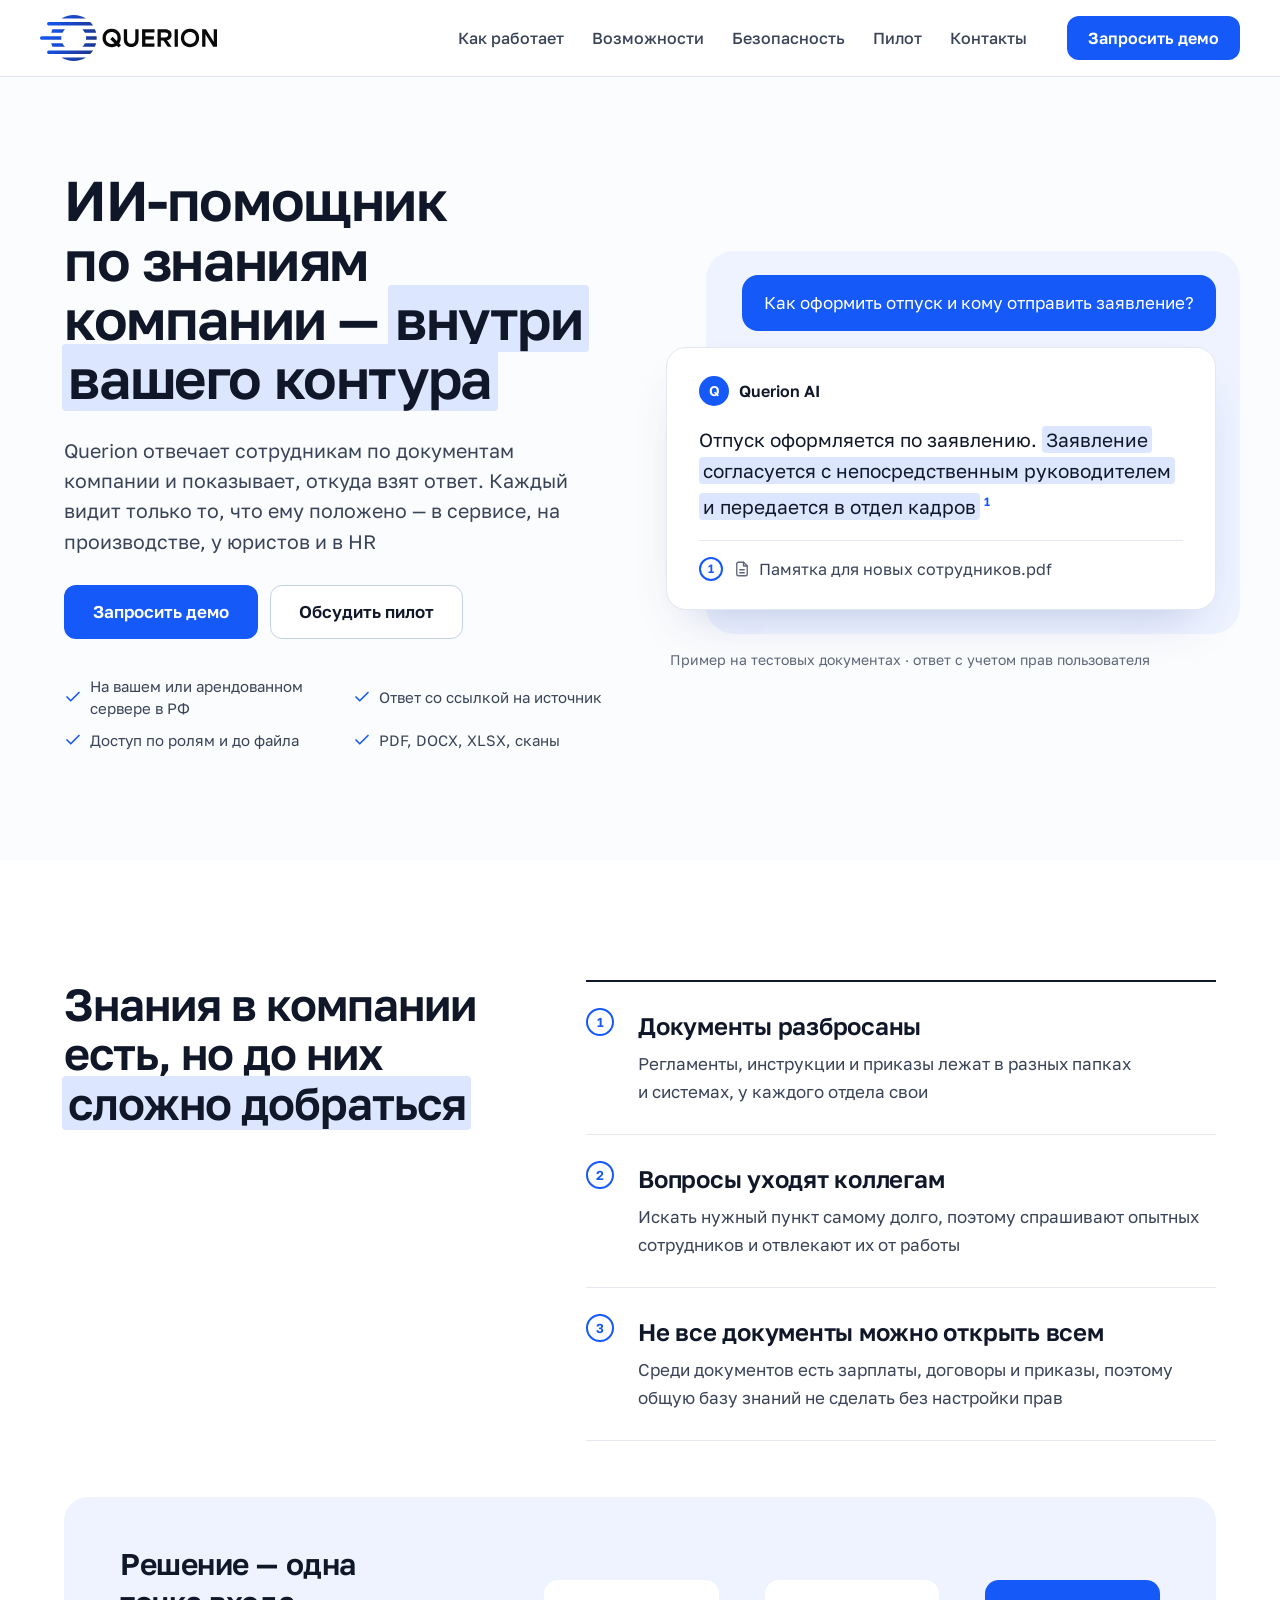
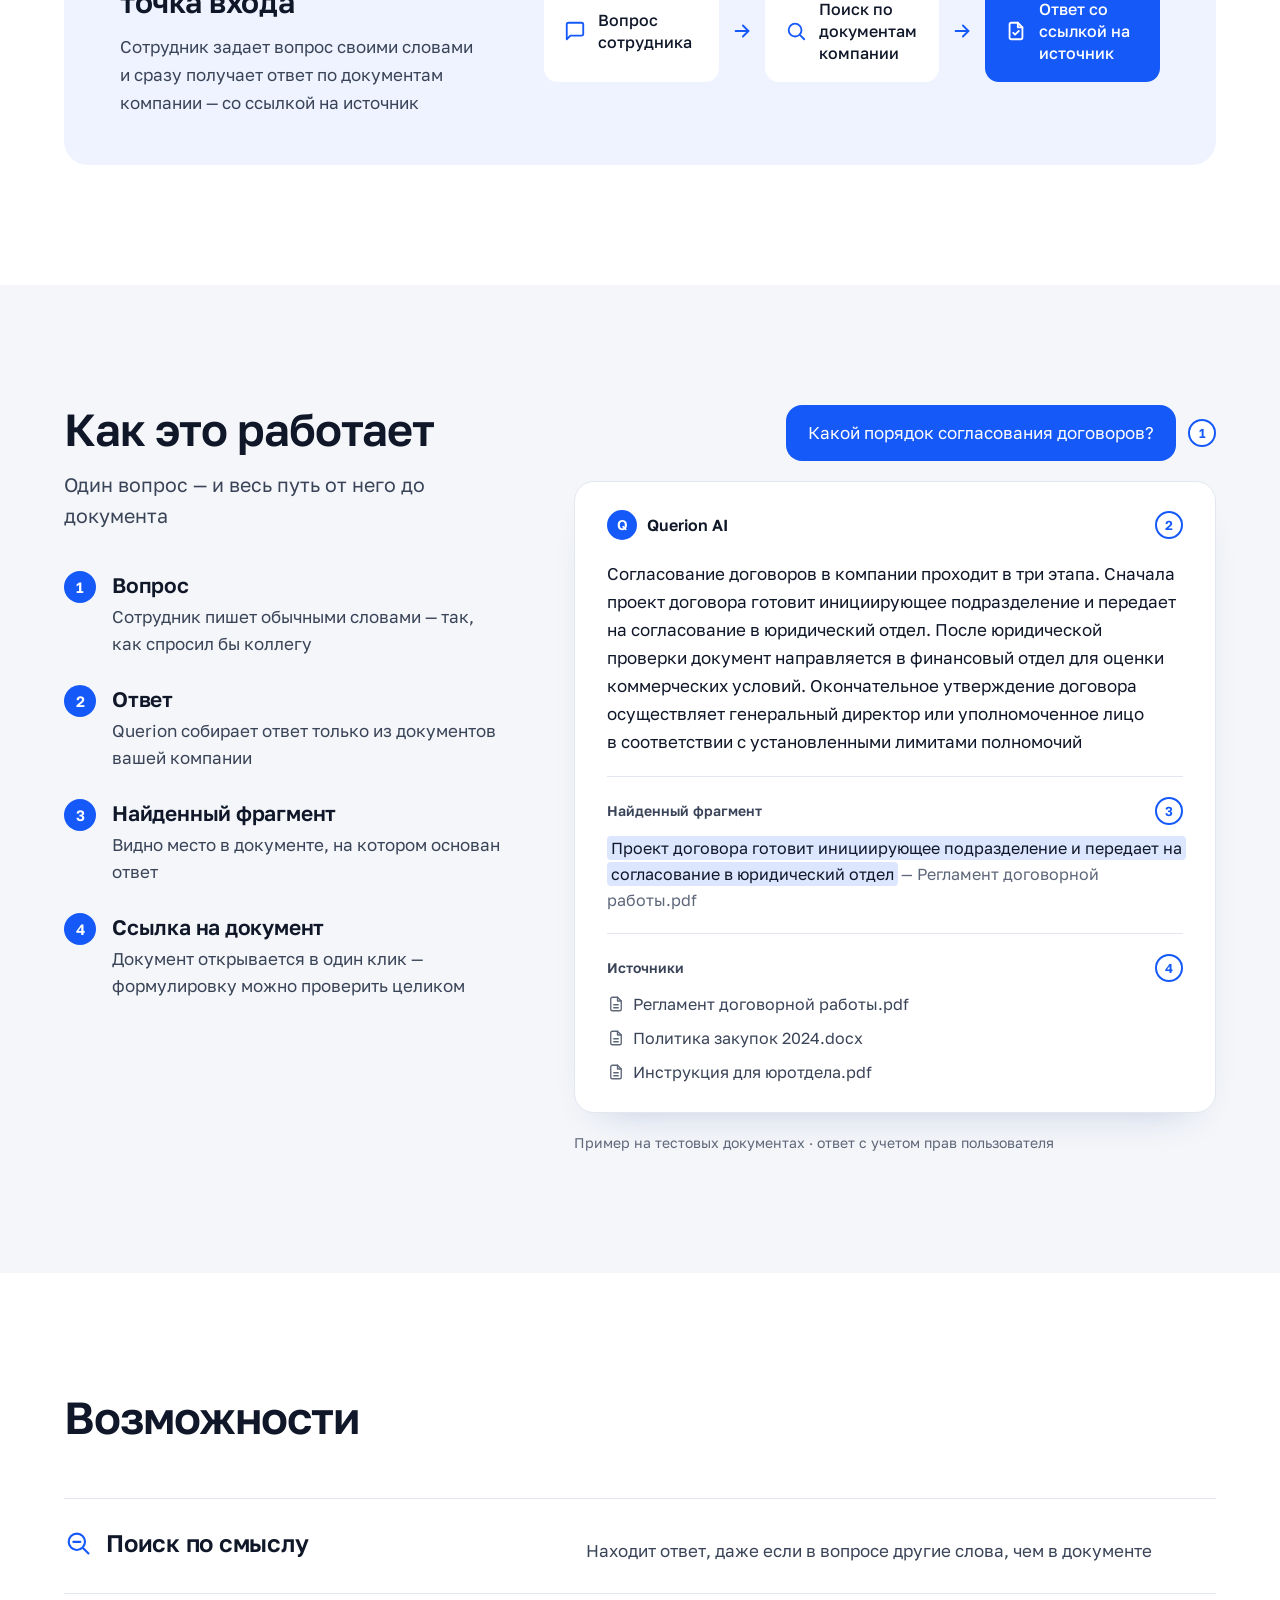
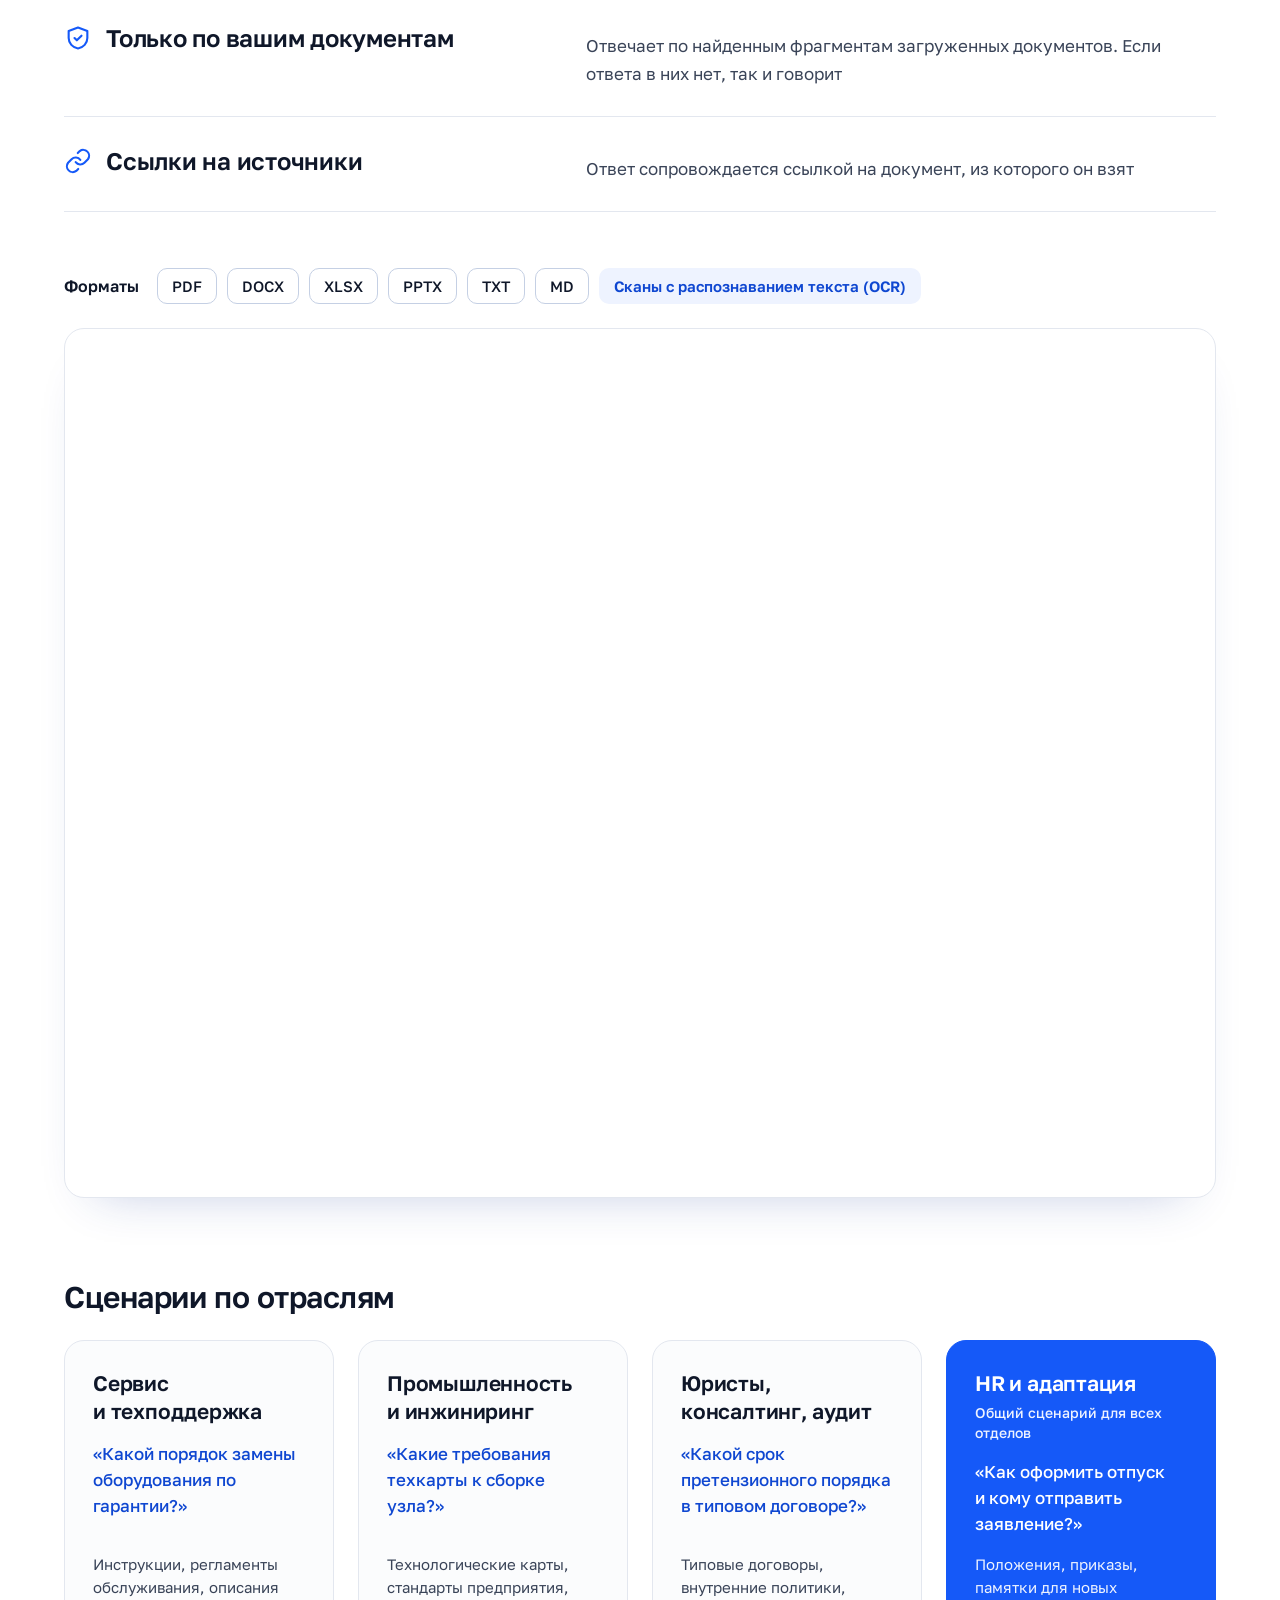
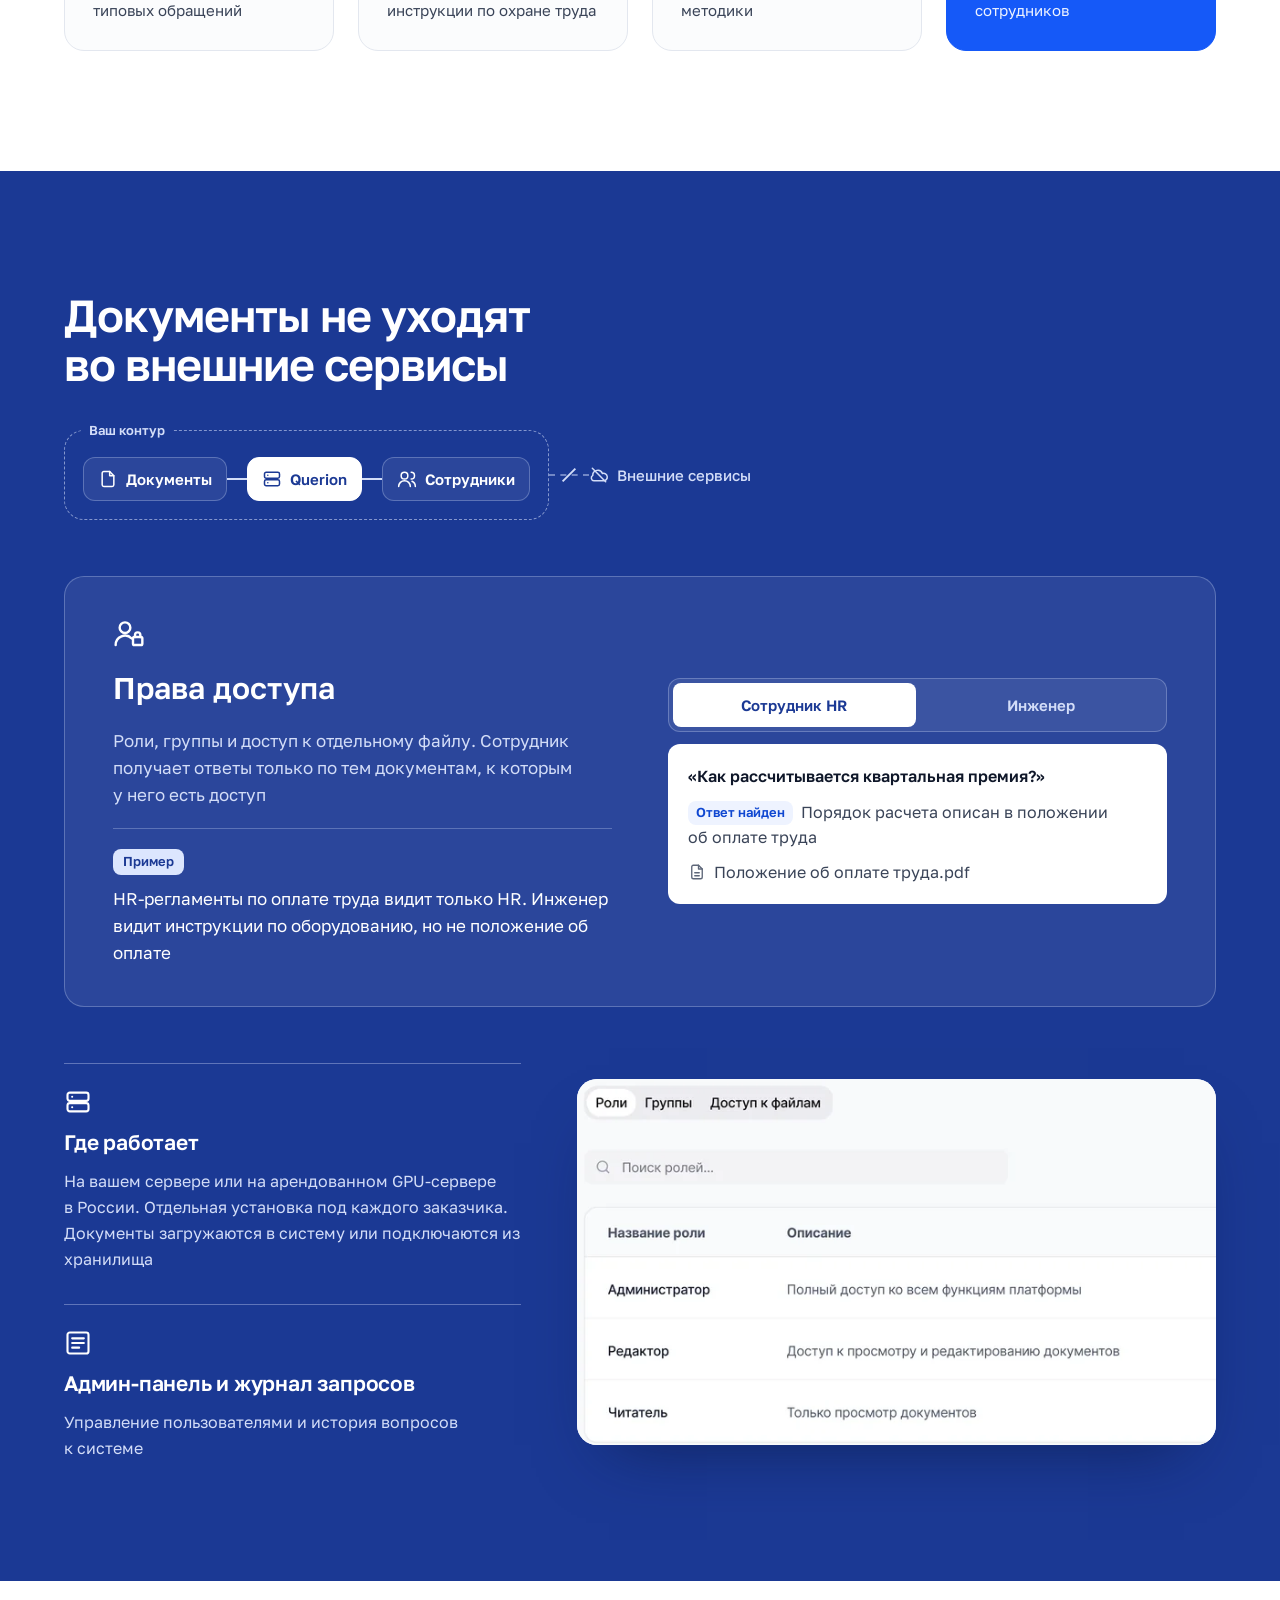
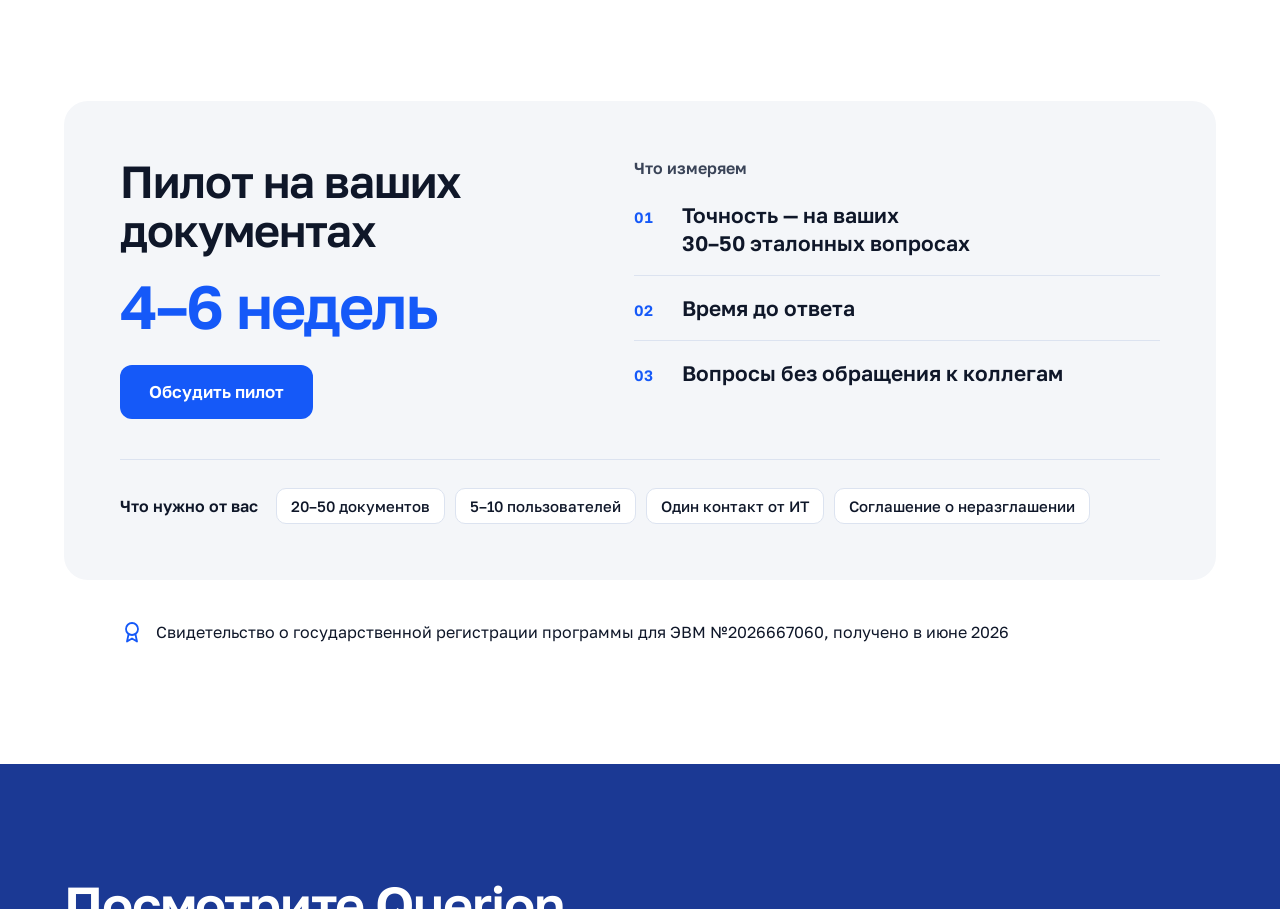
<file: index.html>
<!doctype html>
<html lang="ru">
<head>
<meta charset="utf-8">
<meta name="viewport" content="width=device-width, initial-scale=1">
<title>Querion — ИИ-помощник по знаниям компании</title>
<meta name="description" content="Querion отвечает сотрудникам по документам компании и показывает, откуда взят ответ. Каждый видит только то, что ему положено — в сервисе, на производстве, у юристов и в HR">
<meta name="theme-color" content="#FFFFFF">
<meta property="og:type" content="website">
<meta property="og:locale" content="ru_RU">
<meta property="og:site_name" content="Querion">
<meta property="og:title" content="Querion — ИИ-помощник по знаниям компании">
<meta property="og:description" content="Querion отвечает сотрудникам по документам компании и показывает, откуда взят ответ. Каждый видит только то, что ему положено — в сервисе, на производстве, у юристов и в HR">
<!-- Адрес GitHub Pages; после подключения домена заменить на https://<домен>/ -->
<meta property="og:url" content="https://gamaiun-aiassist.github.io/querion/">
<meta property="og:image" content="https://gamaiun-aiassist.github.io/querion/assets/img/og-image.png">
<meta property="og:image:width" content="1200">
<meta property="og:image:height" content="630">
<meta property="og:image:alt" content="Querion — ИИ-помощник по знаниям компании внутри вашего контура: пример ответа со ссылкой на источник">
<meta name="twitter:card" content="summary_large_image">
<link rel="icon" href="favicon.svg" type="image/svg+xml">
<link rel="preload" href="assets/fonts/golos-text-cyrillic-400-normal.woff2" as="font" type="font/woff2" crossorigin>
<link rel="preload" href="assets/fonts/golos-text-cyrillic-600-normal.woff2" as="font" type="font/woff2" crossorigin>
<link rel="stylesheet" href="assets/css/styles.css">
<script>document.documentElement.classList.add('js')</script>
<script src="assets/js/main.js" defer></script>
</head>
<body>

<header class="header">
<div class="container header__bar">
<a class="header__logo" href="#top"><img src="assets/img/logo.svg" alt="Querion" width="177" height="46"></a>
<button class="header__toggle" type="button" aria-expanded="false" aria-controls="menu" aria-label="Меню">
<svg class="header__icon-open" aria-hidden="true" width="24" height="24" viewBox="0 0 24 24" fill="none" stroke="currentColor" stroke-width="2" stroke-linecap="round"><path d="M4 7h16"/><path d="M4 12h16"/><path d="M4 17h16"/></svg>
<svg class="header__icon-close" aria-hidden="true" width="24" height="24" viewBox="0 0 24 24" fill="none" stroke="currentColor" stroke-width="2" stroke-linecap="round"><path d="M6 6l12 12"/><path d="M18 6 6 18"/></svg>
</button>
<div class="header__menu" id="menu">
<nav class="header__nav" aria-label="Разделы">
<a href="#how">Как работает</a>
<a href="#features">Возможности</a>
<a href="#security">Безопасность</a>
<a href="#pilot">Пилот</a>
<a href="#contact">Контакты</a>
</nav>
<a class="btn btn--primary header__cta" href="mailto:Querion.tsk@yandex.ru">Запросить демо</a>
</div>
</div>
</header>

<main>

<section class="hero" id="top" aria-labelledby="hero-title">
<div class="container hero__inner">
<div class="hero__text">
<h1 class="h1" id="hero-title">ИИ-помощник по&nbsp;знаниям компании&nbsp;— <span class="hl" data-hl>внутри вашего контура</span></h1>
<p class="lead hero__lead">Querion отвечает сотрудникам по документам компании и&nbsp;показывает, откуда взят ответ. Каждый видит только то, что ему положено — в&nbsp;сервисе, на производстве, у&nbsp;юристов и&nbsp;в&nbsp;HR</p>
<div class="hero__actions">
<a class="btn btn--primary" href="mailto:Querion.tsk@yandex.ru">Запросить демо</a>
<a class="btn btn--secondary" href="mailto:Querion.tsk@yandex.ru?subject=Пилот%20Querion">Обсудить пилот</a>
</div>
<ul class="hero__points">
<li><svg aria-hidden="true" width="18" height="18" viewBox="0 0 24 24" fill="none" stroke="currentColor" stroke-width="2.2" stroke-linecap="round" stroke-linejoin="round"><path d="M20 6 9 17l-5-5"/></svg>На вашем или арендованном сервере в&nbsp;РФ</li>
<li><svg aria-hidden="true" width="18" height="18" viewBox="0 0 24 24" fill="none" stroke="currentColor" stroke-width="2.2" stroke-linecap="round" stroke-linejoin="round"><path d="M20 6 9 17l-5-5"/></svg>Ответ со ссылкой на источник</li>
<li><svg aria-hidden="true" width="18" height="18" viewBox="0 0 24 24" fill="none" stroke="currentColor" stroke-width="2.2" stroke-linecap="round" stroke-linejoin="round"><path d="M20 6 9 17l-5-5"/></svg>Доступ по ролям и&nbsp;до файла</li>
<li><svg aria-hidden="true" width="18" height="18" viewBox="0 0 24 24" fill="none" stroke="currentColor" stroke-width="2.2" stroke-linecap="round" stroke-linejoin="round"><path d="M20 6 9 17l-5-5"/></svg>PDF, DOCX, XLSX, сканы</li>
</ul>
</div>
<div class="hero__media">
<figure class="evidence" aria-label="Пример ответа Querion">
<div class="evidence__stage">
<div class="chat__question">
<div class="chat__bubble">Как оформить отпуск и&nbsp;кому отправить заявление?</div>
</div>
<div class="evidence__card">
<div class="chat__author">
<span class="chat__avatar" aria-hidden="true">Q</span>
<span class="chat__name">Querion AI</span>
</div>
<p class="evidence__answer">Отпуск оформляется по заявлению. <mark class="hl" data-hl>Заявление согласуется с&nbsp;непосредственным руководителем и&nbsp;передается в&nbsp;отдел кадров</mark><sup class="evidence__ref" aria-hidden="true">1</sup></p>
<div class="evidence__source">
<span class="evidence__ref evidence__ref--lg" aria-hidden="true">1</span>
<span class="file-link"><svg aria-hidden="true" width="18" height="18" viewBox="0 0 24 24" fill="none" stroke="currentColor" stroke-width="1.8" stroke-linecap="round" stroke-linejoin="round"><path d="M14 3H7a2 2 0 0 0-2 2v14a2 2 0 0 0 2 2h10a2 2 0 0 0 2-2V8z"/><path d="M14 3v5h5"/><path d="M9 13h6"/><path d="M9 17h6"/></svg>Памятка для новых сотрудников.pdf</span>
</div>
</div>
</div>
<figcaption class="caption">Пример на тестовых документах · ответ с&nbsp;учетом прав пользователя</figcaption>
</figure>
</div>
</div>
</section>

<section class="section problem" aria-labelledby="problem-title">
<div class="container stack-56">
<div class="problem__top">
<h2 class="h2 problem__title" id="problem-title">Знания в&nbsp;компании есть, но&nbsp;до&nbsp;них <span class="hl" data-hl>сложно добраться</span></h2>
<ol class="problem__list">
<li class="problem__item"><span class="marker marker--lg" aria-hidden="true">1</span><div class="problem__body"><h3 class="h3">Документы разбросаны</h3><p class="text">Регламенты, инструкции и&nbsp;приказы лежат в&nbsp;разных папках и&nbsp;системах, у&nbsp;каждого отдела свои</p></div></li>
<li class="problem__item"><span class="marker marker--lg" aria-hidden="true">2</span><div class="problem__body"><h3 class="h3">Вопросы уходят коллегам</h3><p class="text">Искать нужный пункт самому долго, поэтому спрашивают опытных сотрудников и&nbsp;отвлекают их от работы</p></div></li>
<li class="problem__item"><span class="marker marker--lg" aria-hidden="true">3</span><div class="problem__body"><h3 class="h3">Не&nbsp;все документы можно открыть всем</h3><p class="text">Среди документов есть зарплаты, договоры и&nbsp;приказы, поэтому общую базу знаний не сделать без настройки прав</p></div></li>
</ol>
</div>
<div class="solution">
<div class="solution__text">
<h3 class="h3 h3--lg">Решение&nbsp;— одна точка входа</h3>
<p class="text">Сотрудник задает вопрос своими словами и&nbsp;сразу получает ответ по документам компании — со ссылкой на источник</p>
</div>
<ol class="solution__flow" aria-label="Как работает Querion">
<li class="solution__step"><svg aria-hidden="true" width="22" height="22" viewBox="0 0 24 24" fill="none" stroke="currentColor" stroke-width="2" stroke-linecap="round" stroke-linejoin="round"><path d="M21 15a2 2 0 0 1-2 2H7l-4 4V5a2 2 0 0 1 2-2h14a2 2 0 0 1 2 2z"/></svg>Вопрос сотрудника</li>
<li class="solution__arrow" aria-hidden="true"><svg width="22" height="22" viewBox="0 0 24 24" fill="none" stroke="currentColor" stroke-width="2" stroke-linecap="round" stroke-linejoin="round"><path d="M5 12h14"/><path d="m13 6 6 6-6 6"/></svg></li>
<li class="solution__step"><svg aria-hidden="true" width="22" height="22" viewBox="0 0 24 24" fill="none" stroke="currentColor" stroke-width="2" stroke-linecap="round" stroke-linejoin="round"><circle cx="11" cy="11" r="7"/><path d="m21 21-4.3-4.3"/></svg>Поиск по документам компании</li>
<li class="solution__arrow" aria-hidden="true"><svg width="22" height="22" viewBox="0 0 24 24" fill="none" stroke="currentColor" stroke-width="2" stroke-linecap="round" stroke-linejoin="round"><path d="M5 12h14"/><path d="m13 6 6 6-6 6"/></svg></li>
<li class="solution__step solution__step--accent"><svg aria-hidden="true" width="22" height="22" viewBox="0 0 24 24" fill="none" stroke="currentColor" stroke-width="2" stroke-linecap="round" stroke-linejoin="round"><path d="M14 3H7a2 2 0 0 0-2 2v14a2 2 0 0 0 2 2h10a2 2 0 0 0 2-2V8z"/><path d="M14 3v5h5"/><path d="m9 14 2 2 4-4"/></svg>Ответ со ссылкой на источник</li>
</ol>
</div>
</div>
</section>

<section class="section section--surface demo" id="how" aria-labelledby="how-title">
<div class="container demo__inner">
<div class="demo__intro">
<div class="demo__head">
<h2 class="h2" id="how-title">Как это работает</h2>
<p class="lead">Один вопрос — и&nbsp;весь путь от него до документа</p>
</div>
<ol class="demo__steps">
<li><span class="demo__step-num" aria-hidden="true">1</span><div class="demo__step-body"><h3 class="h3 h3--sm">Вопрос</h3><p class="text">Сотрудник пишет обычными словами — так, как спросил бы коллегу</p></div></li>
<li><span class="demo__step-num" aria-hidden="true">2</span><div class="demo__step-body"><h3 class="h3 h3--sm">Ответ</h3><p class="text">Querion собирает ответ только из документов вашей компании</p></div></li>
<li><span class="demo__step-num" aria-hidden="true">3</span><div class="demo__step-body"><h3 class="h3 h3--sm">Найденный фрагмент</h3><p class="text">Видно место в&nbsp;документе, на котором основан ответ</p></div></li>
<li><span class="demo__step-num" aria-hidden="true">4</span><div class="demo__step-body"><h3 class="h3 h3--sm">Ссылка на&nbsp;документ</h3><p class="text">Документ открывается в&nbsp;один клик — формулировку можно проверить целиком</p></div></li>
</ol>
</div>

<div class="demo__chat">
<div class="chat__question">
<div class="chat__bubble">Какой порядок согласования договоров?</div>
<span class="marker" aria-hidden="true">1</span>
</div>
<div class="chat__answer">
<div class="chat__author">
<span class="chat__avatar" aria-hidden="true">Q</span>
<span class="chat__name">Querion AI</span>
<span class="marker" aria-hidden="true">2</span>
</div>
<p class="chat__text">Согласование договоров в&nbsp;компании проходит в&nbsp;три этапа. Сначала проект договора готовит инициирующее подразделение и&nbsp;передает на согласование в&nbsp;юридический отдел. После юридической проверки документ направляется в&nbsp;финансовый отдел для оценки коммерческих условий. Окончательное утверждение договора осуществляет генеральный директор или уполномоченное лицо в&nbsp;соответствии с&nbsp;установленными лимитами полномочий</p>
<div class="chat__part">
<div class="chat__label">Найденный фрагмент<span class="marker" aria-hidden="true">3</span></div>
<p class="chat__quote"><mark class="hl" data-hl>Проект договора готовит инициирующее подразделение и&nbsp;передает на согласование в&nbsp;юридический отдел</mark> <span class="chat__src">— Регламент договорной работы.pdf</span></p>
</div>
<div class="chat__part">
<div class="chat__label">Источники<span class="marker" aria-hidden="true">4</span></div>
<span class="file-link"><svg aria-hidden="true" width="18" height="18" viewBox="0 0 24 24" fill="none" stroke="currentColor" stroke-width="1.8" stroke-linecap="round" stroke-linejoin="round"><path d="M14 3H7a2 2 0 0 0-2 2v14a2 2 0 0 0 2 2h10a2 2 0 0 0 2-2V8z"/><path d="M14 3v5h5"/><path d="M9 13h6"/><path d="M9 17h6"/></svg>Регламент договорной работы.pdf</span>
<span class="file-link"><svg aria-hidden="true" width="18" height="18" viewBox="0 0 24 24" fill="none" stroke="currentColor" stroke-width="1.8" stroke-linecap="round" stroke-linejoin="round"><path d="M14 3H7a2 2 0 0 0-2 2v14a2 2 0 0 0 2 2h10a2 2 0 0 0 2-2V8z"/><path d="M14 3v5h5"/><path d="M9 13h6"/><path d="M9 17h6"/></svg>Политика закупок 2024.docx</span>
<span class="file-link"><svg aria-hidden="true" width="18" height="18" viewBox="0 0 24 24" fill="none" stroke="currentColor" stroke-width="1.8" stroke-linecap="round" stroke-linejoin="round"><path d="M14 3H7a2 2 0 0 0-2 2v14a2 2 0 0 0 2 2h10a2 2 0 0 0 2-2V8z"/><path d="M14 3v5h5"/><path d="M9 13h6"/><path d="M9 17h6"/></svg>Инструкция для юротдела.pdf</span>
</div>
</div>
<p class="caption">Пример на тестовых документах · ответ с&nbsp;учетом прав пользователя</p>
</div>
</div>
</section>

<section class="section features" id="features" aria-labelledby="features-title">
<div class="container stack-56">
<h2 class="h2" id="features-title">Возможности</h2>
<ul class="features__list">
<li class="feature"><h3 class="h3 feature__title"><svg class="feature__icon" aria-hidden="true" width="28" height="28" viewBox="0 0 24 24" fill="none" stroke="currentColor" stroke-width="1.8" stroke-linecap="round" stroke-linejoin="round"><circle cx="11" cy="11" r="7"/><path d="m21 21-4.3-4.3"/><path d="M8 11h6"/></svg>Поиск по&nbsp;смыслу</h3><p class="text">Находит ответ, даже если в&nbsp;вопросе другие слова, чем в&nbsp;документе</p></li>
<li class="feature"><h3 class="h3 feature__title"><svg class="feature__icon" aria-hidden="true" width="28" height="28" viewBox="0 0 24 24" fill="none" stroke="currentColor" stroke-width="1.8" stroke-linecap="round" stroke-linejoin="round"><path d="M12 3 4 6v6c0 4.5 3.4 8.2 8 9 4.6-.8 8-4.5 8-9V6z"/><path d="m9 12 2 2 4-4"/></svg>Только по&nbsp;вашим документам</h3><p class="text">Отвечает по найденным фрагментам загруженных документов. Если ответа в&nbsp;них нет, так и&nbsp;говорит</p></li>
<li class="feature"><h3 class="h3 feature__title"><svg class="feature__icon" aria-hidden="true" width="28" height="28" viewBox="0 0 24 24" fill="none" stroke="currentColor" stroke-width="1.8" stroke-linecap="round" stroke-linejoin="round"><path d="M10 13a5 5 0 0 0 7.5.5l3-3a5 5 0 0 0-7-7l-1.7 1.7"/><path d="M14 11a5 5 0 0 0-7.5-.5l-3 3a5 5 0 0 0 7 7l1.7-1.7"/></svg>Ссылки на&nbsp;источники</h3><p class="text">Ответ сопровождается ссылкой на документ, из которого он взят</p></li>
</ul>

<div class="formats">
<div class="chips">
<span class="chips__label">Форматы</span>
<ul class="chips__list">
<li class="chip">PDF</li>
<li class="chip">DOCX</li>
<li class="chip">XLSX</li>
<li class="chip">PPTX</li>
<li class="chip">TXT</li>
<li class="chip">MD</li>
<li class="chip chip--accent">Сканы с&nbsp;распознаванием текста (OCR)</li>
</ul>
</div>
<div class="frame">
<picture>
<source type="image/webp" media="(max-width: 767px)" srcset="assets/img/screen-documents-mobile-700.webp 700w, assets/img/screen-documents-mobile.webp 1295w" sizes="calc(100vw - 40px)" width="1295" height="977">
<source media="(max-width: 767px)" srcset="assets/img/screen-documents-mobile.png" width="1295" height="977">
<source type="image/webp" srcset="assets/img/screen-documents-1200.webp 1200w, assets/img/screen-documents.webp 2427w" sizes="(max-width: 1199px) calc(100vw - 48px), 1152px">
<img src="assets/img/screen-documents.png" width="2427" height="977" loading="lazy" decoding="async" alt="Экран «Документы» в Querion: поиск по документам, фильтры по типу файла и категории, недавние и избранные документы">
</picture>
</div>
</div>

<div class="scenarios">
<h3 class="h3 h3--lg" id="scenarios-title">Сценарии по&nbsp;отраслям</h3>
<div class="scenarios__list" role="region" aria-labelledby="scenarios-title" tabindex="0">
<article class="scenario">
<h4 class="scenario__title">Сервис и&nbsp;техподдержка</h4>
<p class="scenario__q">«Какой порядок замены оборудования по гарантии?»</p>
<p class="scenario__docs">Инструкции, регламенты обслуживания, описания типовых обращений</p>
</article>
<article class="scenario">
<h4 class="scenario__title">Промышленность и&nbsp;инжиниринг</h4>
<p class="scenario__q">«Какие требования техкарты к&nbsp;сборке узла?»</p>
<p class="scenario__docs">Технологические карты, стандарты предприятия, инструкции по охране труда</p>
</article>
<article class="scenario">
<h4 class="scenario__title">Юристы, консалтинг, аудит</h4>
<p class="scenario__q">«Какой срок претензионного порядка в&nbsp;типовом договоре?»</p>
<p class="scenario__docs">Типовые договоры, внутренние политики, методики</p>
</article>
<article class="scenario scenario--accent">
<div class="scenario__head">
<h4 class="scenario__title">HR и&nbsp;адаптация</h4>
<span class="scenario__note">Общий сценарий для всех отделов</span>
</div>
<p class="scenario__q">«Как оформить отпуск и&nbsp;кому отправить заявление?»</p>
<p class="scenario__docs">Положения, приказы, памятки для новых сотрудников</p>
</article>
</div>
</div>
</div>
</section>

<section class="section section--navy security" id="security" aria-labelledby="security-title">
<div class="container stack-56">
<div class="security__head">
<h2 class="h2 security__title" id="security-title">Документы не&nbsp;уходят во&nbsp;внешние сервисы</h2>
<div class="perimeter" role="img" aria-label="Схема: документы, Querion и сотрудники находятся внутри вашего контура; во внешние сервисы данные не передаются">
<div class="perimeter__zone">
<span class="perimeter__label">Ваш контур</span>
<div class="perimeter__flow">
<span class="perimeter__node"><svg aria-hidden="true" width="20" height="20" viewBox="0 0 24 24" fill="none" stroke="currentColor" stroke-width="1.8" stroke-linecap="round" stroke-linejoin="round"><path d="M14 3H7a2 2 0 0 0-2 2v14a2 2 0 0 0 2 2h10a2 2 0 0 0 2-2V8z"/><path d="M14 3v5h5"/></svg>Документы</span>
<span class="perimeter__link" aria-hidden="true"></span>
<span class="perimeter__node perimeter__node--accent"><svg aria-hidden="true" width="20" height="20" viewBox="0 0 24 24" fill="none" stroke="currentColor" stroke-width="1.8" stroke-linecap="round" stroke-linejoin="round"><rect x="3" y="4" width="18" height="7" rx="2"/><rect x="3" y="13" width="18" height="7" rx="2"/><path d="M7 7.5h.01"/><path d="M7 16.5h.01"/></svg>Querion</span>
<span class="perimeter__link" aria-hidden="true"></span>
<span class="perimeter__node"><svg aria-hidden="true" width="20" height="20" viewBox="0 0 24 24" fill="none" stroke="currentColor" stroke-width="1.8" stroke-linecap="round" stroke-linejoin="round"><circle cx="9" cy="8" r="4"/><path d="M2 21a7 7 0 0 1 14 0"/><path d="M17 4a4 4 0 0 1 0 8"/><path d="M22 21a7 7 0 0 0-4-6.3"/></svg>Сотрудники</span>
</div>
</div>
<span class="perimeter__block" aria-hidden="true"></span>
<span class="perimeter__out"><svg aria-hidden="true" width="20" height="20" viewBox="0 0 24 24" fill="none" stroke="currentColor" stroke-width="1.8" stroke-linecap="round" stroke-linejoin="round"><path d="M17.5 19a4.5 4.5 0 1 0-1.4-8.8A6 6 0 0 0 4.5 12.5 3.5 3.5 0 0 0 6 19z"/><path d="m4 4 16 16"/></svg>Внешние сервисы</span>
</div>
</div>
<div class="access">
<div class="access__info">
<svg class="access__icon" aria-hidden="true" width="32" height="32" viewBox="0 0 24 24" fill="none" stroke="currentColor" stroke-width="1.8" stroke-linecap="round" stroke-linejoin="round"><circle cx="9" cy="8" r="4"/><path d="M2 21a7 7 0 0 1 12-4.9"/><rect x="15" y="15" width="7" height="6" rx="1"/><path d="M16.5 15v-1.5a2 2 0 0 1 4 0V15"/></svg>
<h3 class="access__title">Права доступа</h3>
<p class="access__text">Роли, группы и&nbsp;доступ к&nbsp;отдельному файлу. Сотрудник получает ответы только по тем документам, к&nbsp;которым у&nbsp;него есть доступ</p>
<div class="access__example">
<span class="tag">Пример</span>
<p>HR-регламенты по оплате труда видит только HR. Инженер видит инструкции по оборудованию, но не положение об оплате</p>
</div>
</div>
<div class="roles" data-roles>
<div class="roles__tabs" role="tablist" aria-label="Чьими глазами смотреть">
<button class="roles__tab" type="button" role="tab" id="role-hr" aria-controls="role-hr-panel" aria-selected="true">Сотрудник HR</button>
<button class="roles__tab" type="button" role="tab" id="role-eng" aria-controls="role-eng-panel" aria-selected="false" tabindex="-1">Инженер</button>
</div>
<div class="roles__card">
<p class="roles__q">«Как рассчитывается квартальная премия?»</p>
<div class="roles__panel" role="tabpanel" id="role-hr-panel" aria-labelledby="role-hr" tabindex="0">
<p class="roles__answer"><span class="roles__status roles__status--ok">Ответ найден</span>Порядок расчета описан в&nbsp;положении об&nbsp;оплате труда</p>
<span class="file-link"><svg aria-hidden="true" width="18" height="18" viewBox="0 0 24 24" fill="none" stroke="currentColor" stroke-width="1.8" stroke-linecap="round" stroke-linejoin="round"><path d="M14 3H7a2 2 0 0 0-2 2v14a2 2 0 0 0 2 2h10a2 2 0 0 0 2-2V8z"/><path d="M14 3v5h5"/><path d="M9 13h6"/><path d="M9 17h6"/></svg>Положение об оплате труда.pdf</span>
</div>
<div class="roles__panel" role="tabpanel" id="role-eng-panel" aria-labelledby="role-eng" tabindex="0" hidden>
<p class="roles__answer"><span class="roles__status">Ответа нет</span>В&nbsp;доступных вам документах ответа нет</p>
</div>
</div>
</div>
</div>
<div class="security__bottom">
<div class="security__points">
<div class="security__point">
<svg aria-hidden="true" width="28" height="28" viewBox="0 0 24 24" fill="none" stroke="currentColor" stroke-width="1.8" stroke-linecap="round" stroke-linejoin="round"><rect x="3" y="4" width="18" height="7" rx="2"/><rect x="3" y="13" width="18" height="7" rx="2"/><path d="M7 7.5h.01"/><path d="M7 16.5h.01"/></svg>
<h3 class="h3 h3--sm">Где работает</h3>
<p>На вашем сервере или на арендованном GPU-сервере в&nbsp;России. Отдельная установка под каждого заказчика. Документы загружаются в&nbsp;систему или подключаются из хранилища</p>
</div>
<div class="security__point">
<svg aria-hidden="true" width="28" height="28" viewBox="0 0 24 24" fill="none" stroke="currentColor" stroke-width="1.8" stroke-linecap="round" stroke-linejoin="round"><rect x="3" y="3" width="18" height="18" rx="2"/><path d="M7 8h10"/><path d="M7 12h10"/><path d="M7 16h6"/></svg>
<h3 class="h3 h3--sm">Админ-панель и&nbsp;журнал запросов</h3>
<p>Управление пользователями и&nbsp;история вопросов к&nbsp;системе</p>
</div>
</div>
<div class="security__shot">
<picture>
<source type="image/webp" srcset="assets/img/screen-roles-crop-700.webp 700w, assets/img/screen-roles-crop.webp 1352w" sizes="(max-width: 767px) calc(100vw - 40px), (max-width: 1023px) calc(100vw - 48px), 660px">
<img src="assets/img/screen-roles-crop.png" width="1352" height="774" loading="lazy" decoding="async" alt="Экран «Управление ролями» в Querion: вкладки «Роли», «Группы», «Доступ к файлам» и роли Администратор, Редактор, Читатель с описанием прав">
</picture>
</div>
</div>
</div>
</section>

<section class="section pilot" id="pilot" aria-labelledby="pilot-title">
<div class="container pilot__inner">
<div class="pilot__panel">
<div class="pilot__intro">
<h2 class="h2" id="pilot-title">Пилот на&nbsp;ваших документах</h2>
<p class="pilot__weeks"><span class="nowrap">4–6&nbsp;недель</span></p>
</div>
<a class="btn btn--primary pilot__cta" href="mailto:Querion.tsk@yandex.ru?subject=Пилот%20Querion">Обсудить пилот</a>
<div class="pilot__measures">
<h3 class="pilot__label">Что измеряем</h3>
<ol class="pilot__list">
<li><span class="num" aria-hidden="true">01</span><p class="pilot__item">Точность&nbsp;— на&nbsp;ваших <span class="nowrap">30–50</span> эталонных вопросах</p></li>
<li><span class="num" aria-hidden="true">02</span><p class="pilot__item">Время до&nbsp;ответа</p></li>
<li><span class="num" aria-hidden="true">03</span><p class="pilot__item">Вопросы без&nbsp;обращения к&nbsp;коллегам</p></li>
</ol>
</div>
<div class="pilot__needs chips">
<span class="chips__label">Что нужно от вас</span>
<ul class="chips__list">
<li class="chip chip--soft"><span class="nowrap">20–50&nbsp;документов</span></li>
<li class="chip chip--soft"><span class="nowrap">5–10&nbsp;пользователей</span></li>
<li class="chip chip--soft">Один контакт от ИТ</li>
<li class="chip chip--soft">Соглашение о&nbsp;неразглашении</li>
</ul>
</div>
</div>
<p class="pilot__cert"><svg aria-hidden="true" width="24" height="24" viewBox="0 0 24 24" fill="none" stroke="currentColor" stroke-width="1.8" stroke-linecap="round" stroke-linejoin="round"><circle cx="12" cy="9" r="6"/><path d="m8.5 14.5-1.5 7 5-3 5 3-1.5-7"/></svg><span>Свидетельство о&nbsp;государственной регистрации программы для ЭВМ&nbsp;№2026667060, получено в&nbsp;июне 2026</span></p>
</div>
</section>

<section class="section section--navy cta" id="contact" aria-labelledby="contact-title">
<div class="container cta__inner">
<div class="cta__text">
<h2 class="h2 h2--xl" id="contact-title">Посмотрите Querion <span class="hl hl--navy" data-hl>на&nbsp;своих документах</span></h2>
<p class="lead">Напишите нам — покажем систему на демо или обсудим пилот на <span class="nowrap">4–6&nbsp;недель</span></p>
</div>
<div class="cta__action">
<a class="btn btn--white" href="mailto:Querion.tsk@yandex.ru?subject=Querion"><svg aria-hidden="true" width="22" height="22" viewBox="0 0 24 24" fill="none" stroke="currentColor" stroke-width="2" stroke-linecap="round" stroke-linejoin="round"><rect x="3" y="5" width="18" height="14" rx="2"/><path d="m3 7 9 6 9-6"/></svg>Написать на почту</a>
</div>
</div>
</section>

</main>

<footer class="footer">
<div class="container footer__inner">
<img class="footer__logo" src="assets/img/logo.svg" alt="Querion" width="138" height="36" loading="lazy">
<div class="footer__info">
<p class="footer__org"><span>ООО «ИИ-Ассист»</span><span class="footer__sep" aria-hidden="true"> · </span><span>ИНН 7000017399</span></p>
<a class="footer__mail" href="mailto:Querion.tsk@yandex.ru">Querion.tsk@yandex.ru</a>
<a class="footer__privacy" href="privacy.html">Политика конфиденциальности</a>
</div>
</div>
</footer>

</body>
</html>
</file>
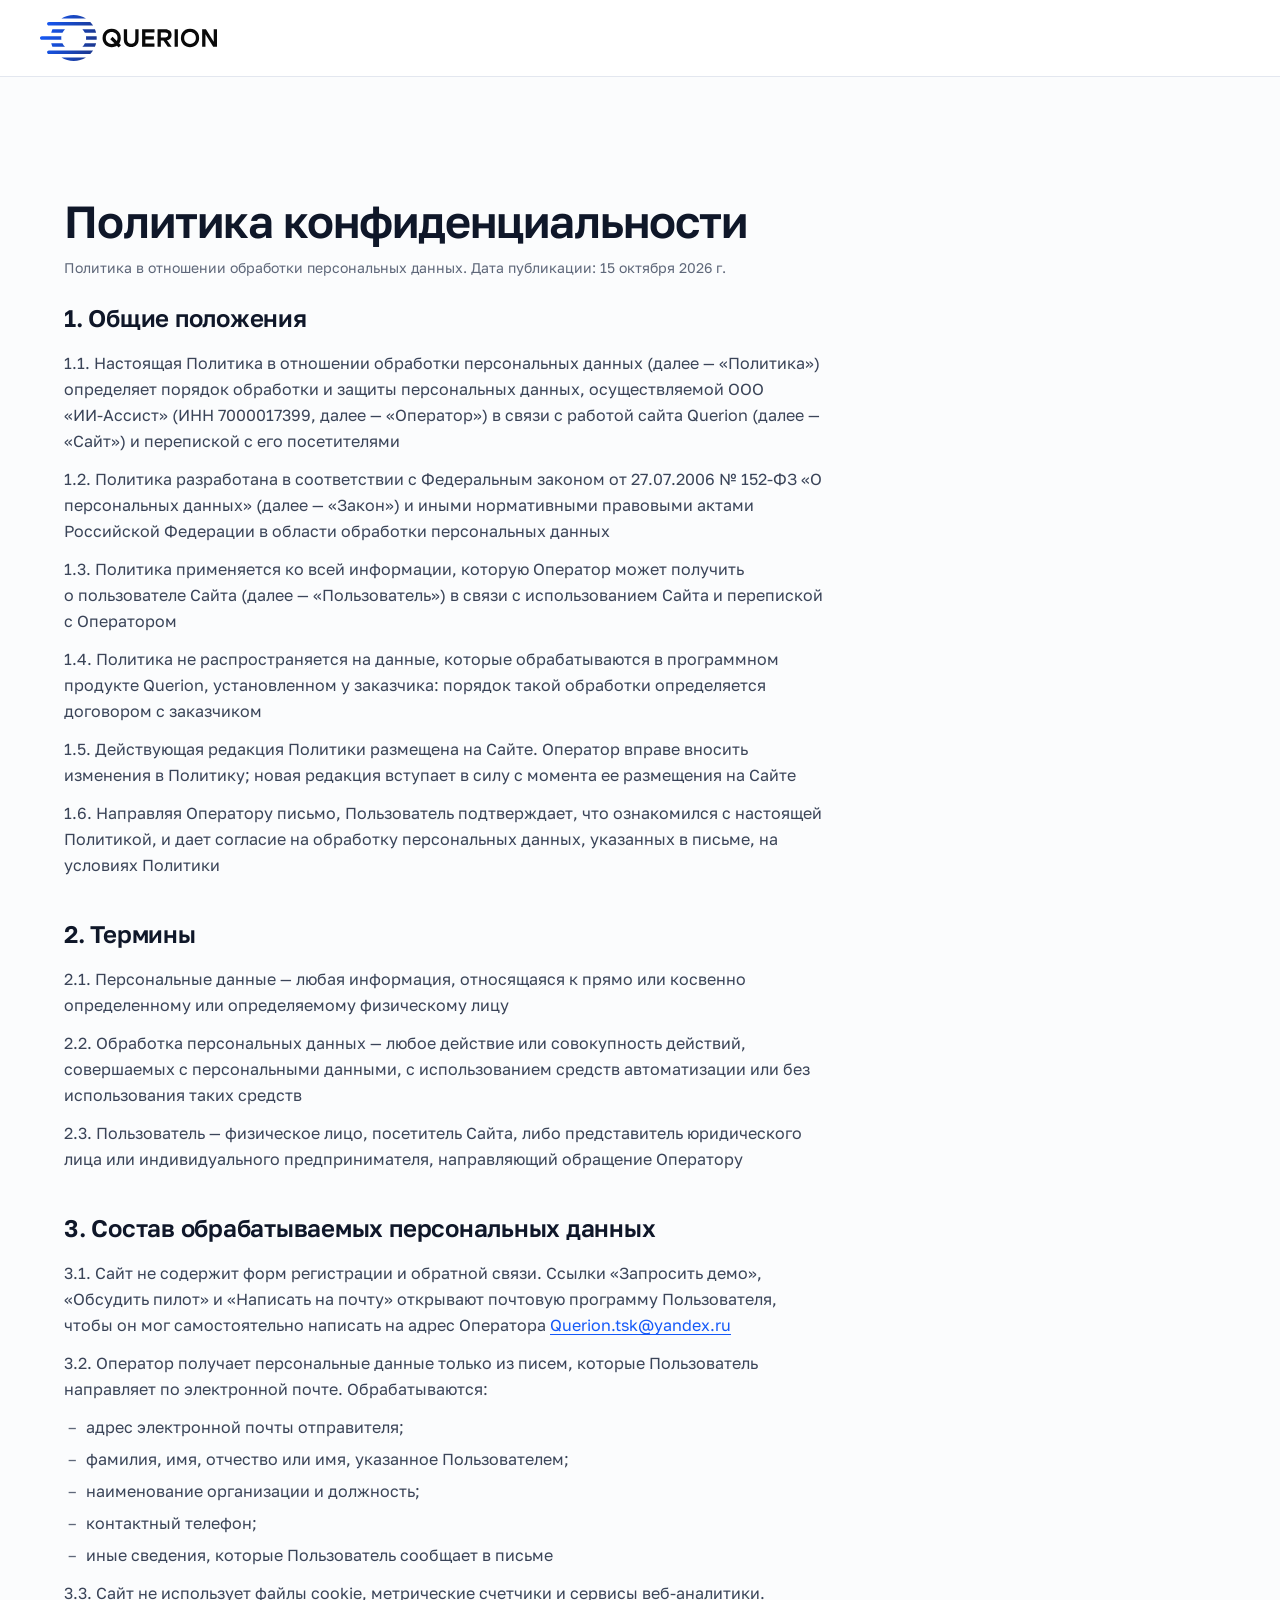
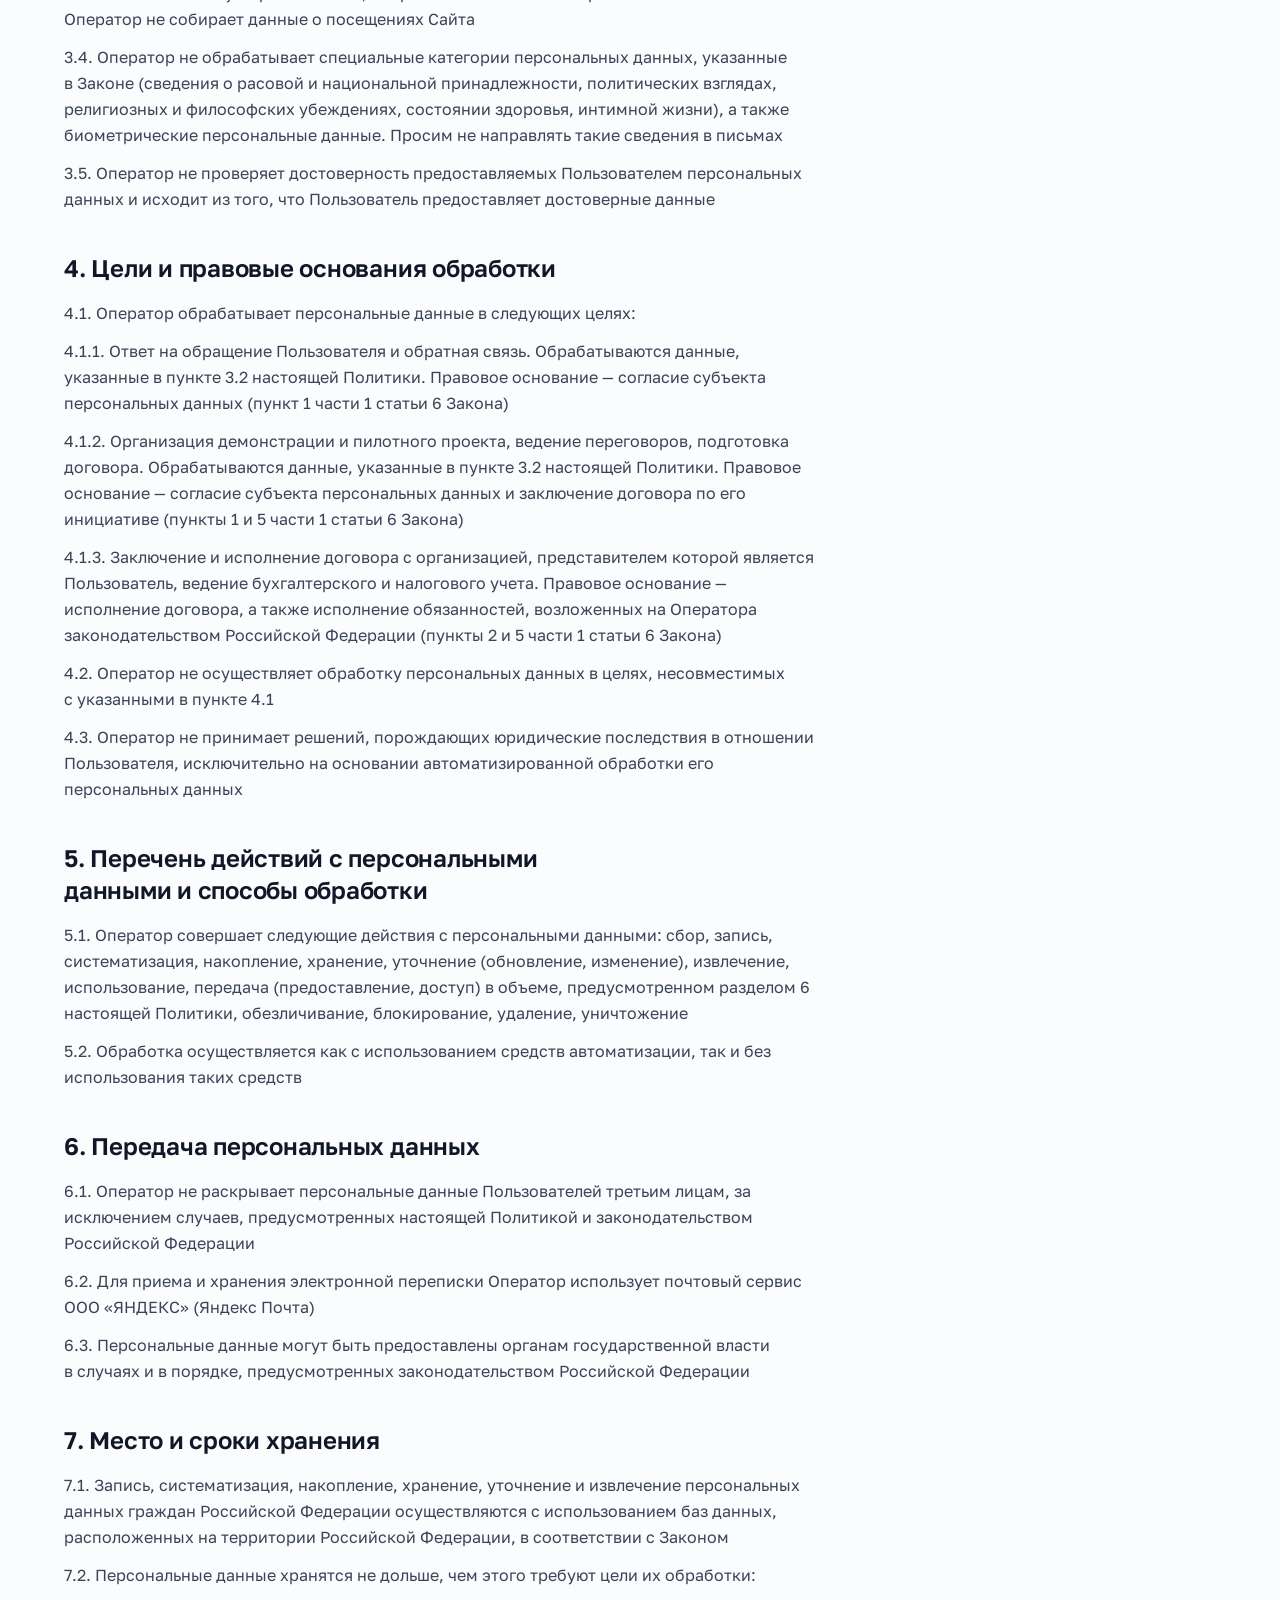
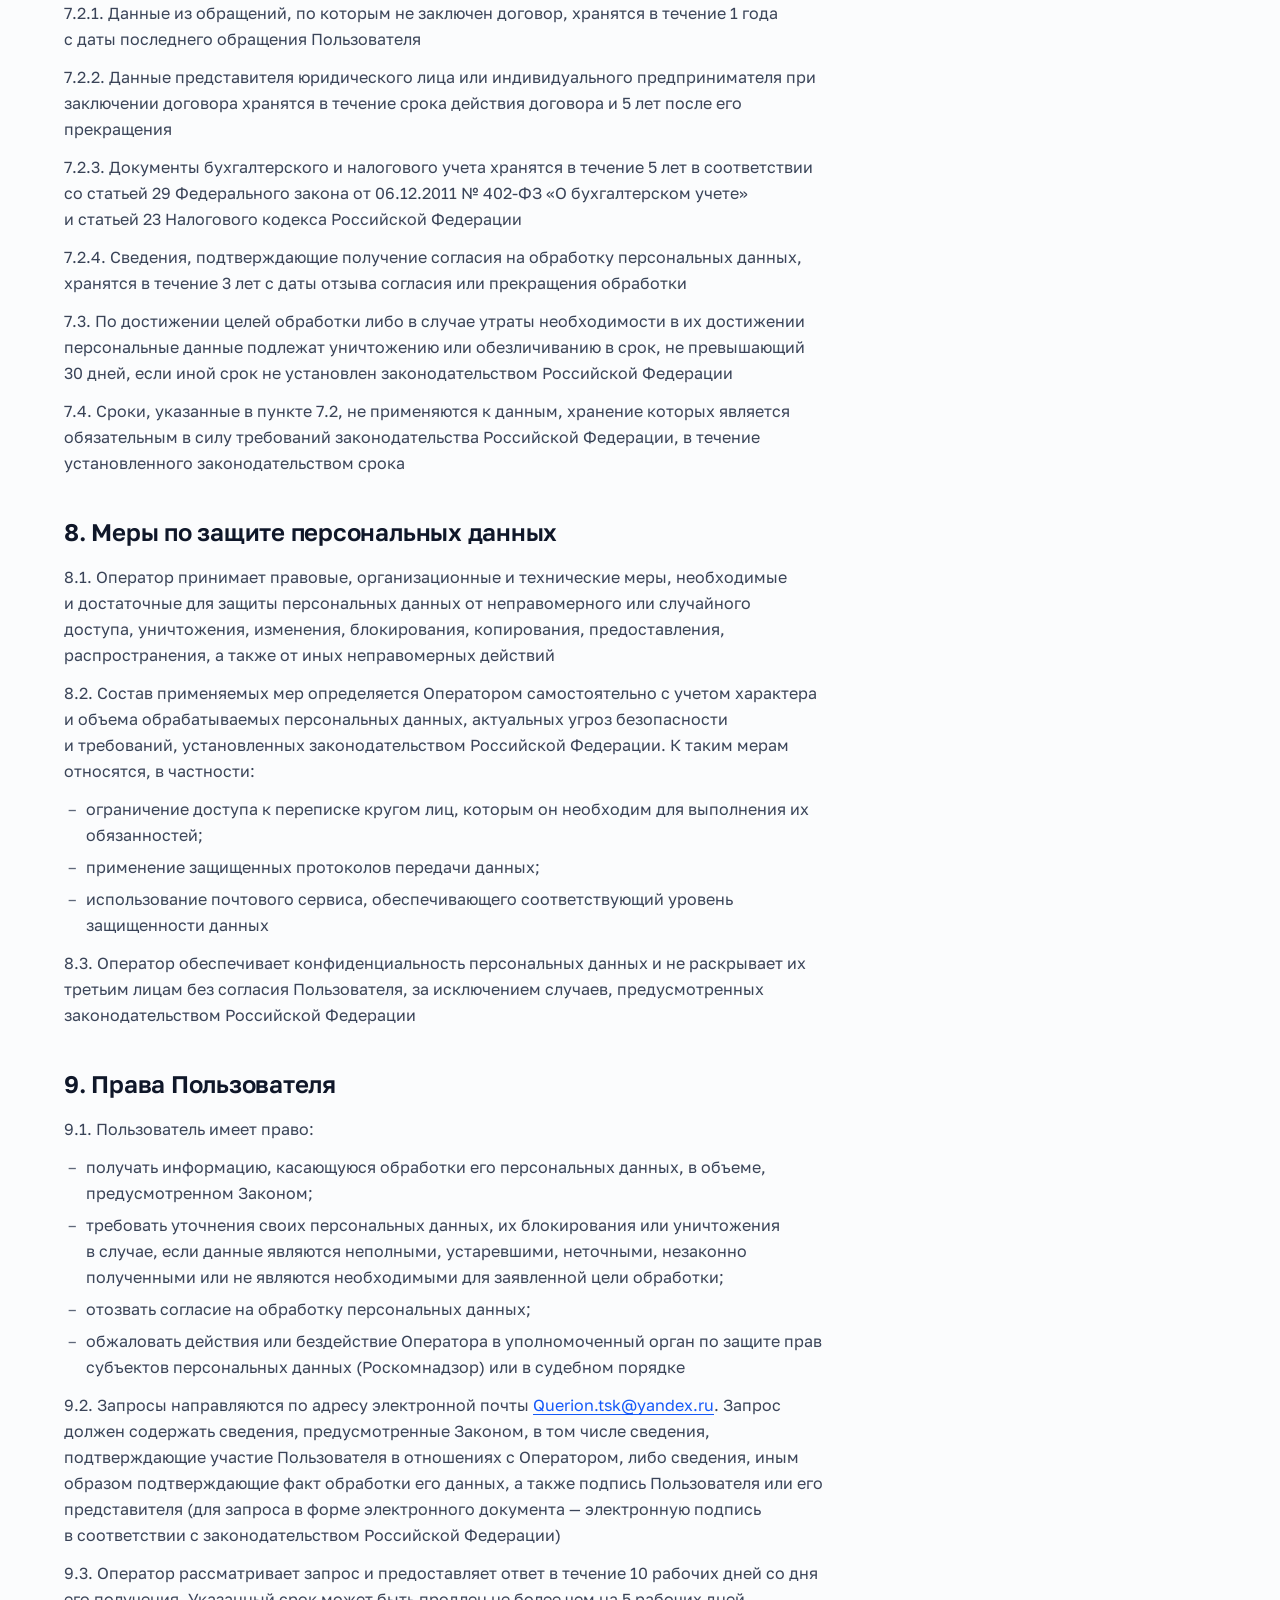
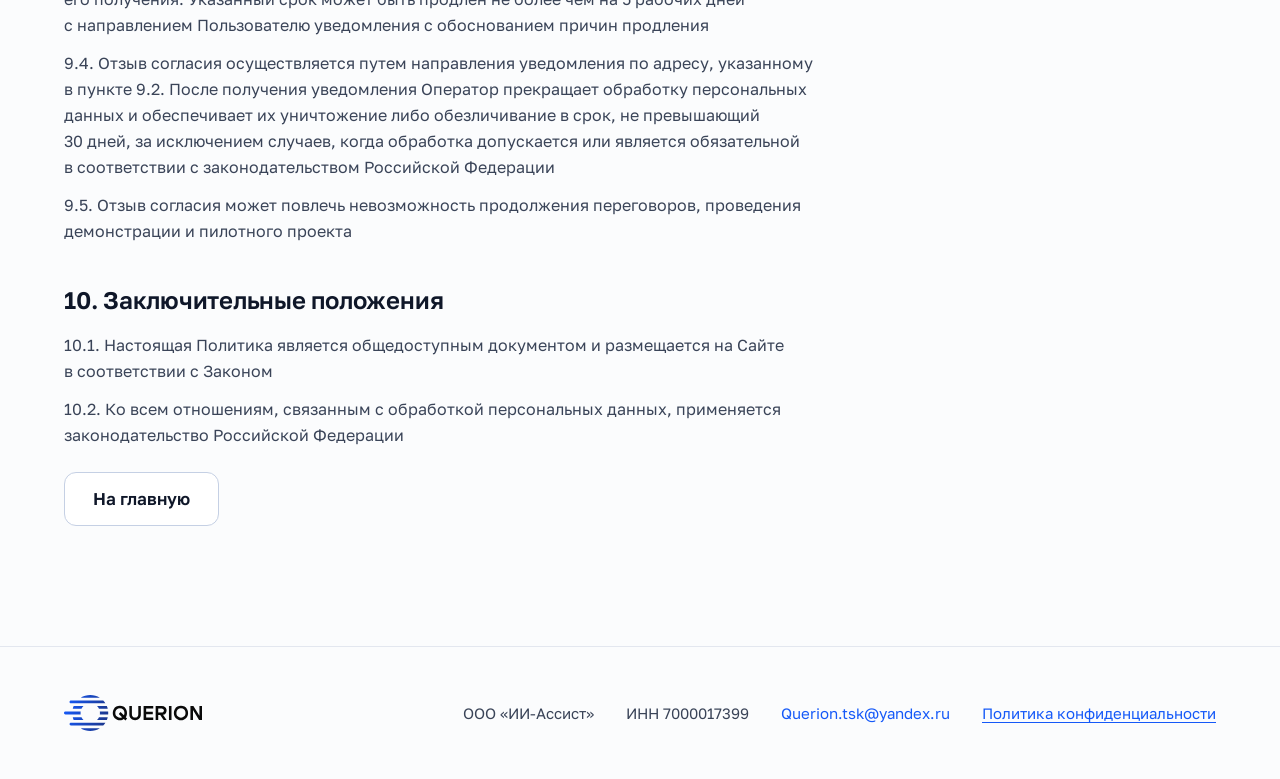
<file: privacy.html>
<!doctype html>
<html lang="ru">
<head>
<meta charset="utf-8">
<meta name="viewport" content="width=device-width, initial-scale=1">
<title>Политика конфиденциальности — Querion</title>
<meta name="description" content="Политика в отношении обработки персональных данных ООО «ИИ-Ассист» для сайта Querion">
<link rel="icon" href="favicon.svg" type="image/svg+xml">
<link rel="preload" href="assets/fonts/golos-text-cyrillic-400-normal.woff2" as="font" type="font/woff2" crossorigin>
<link rel="preload" href="assets/fonts/golos-text-cyrillic-600-normal.woff2" as="font" type="font/woff2" crossorigin>
<link rel="stylesheet" href="assets/css/styles.css">
</head>
<body class="page">

<header class="header">
<div class="container header__bar">
<a class="header__logo" href="index.html"><img src="assets/img/logo.svg" alt="Querion — на главную" width="177" height="46"></a>
</div>
</header>

<main class="section page__main">
<div class="container page__content">
<div class="policy__head">
<h1 class="h2">Политика конфиденциальности</h1>
<p class="caption">Политика в&nbsp;отношении обработки персональных данных. Дата публикации: 15&nbsp;октября 2026&nbsp;г.</p>
</div>
<div class="policy">
<section class="policy__section" aria-labelledby="policy-1">
<h2 class="h3" id="policy-1">1. Общие положения</h2>
<p>1.1. Настоящая Политика в&nbsp;отношении обработки персональных данных (далее&nbsp;— «Политика») определяет порядок обработки и&nbsp;защиты персональных данных, осуществляемой ООО «<span class="nowrap">ИИ-Ассист</span>» (<span class="nowrap">ИНН&nbsp;7000017399</span>, далее&nbsp;— «Оператор») в&nbsp;связи с&nbsp;работой сайта Querion (далее&nbsp;— «Сайт») и&nbsp;перепиской с&nbsp;его посетителями</p>
<p>1.2. Политика разработана в&nbsp;соответствии с&nbsp;Федеральным законом от 27.07.2006 <span class="nowrap">№&nbsp;152-ФЗ</span> «О персональных данных» (далее&nbsp;— «Закон») и&nbsp;иными нормативными правовыми актами Российской Федерации в&nbsp;области обработки персональных данных</p>
<p>1.3. Политика применяется ко всей информации, которую Оператор может получить о&nbsp;пользователе Сайта (далее&nbsp;— «Пользователь») в&nbsp;связи с&nbsp;использованием Сайта и&nbsp;перепиской с&nbsp;Оператором</p>
<p>1.4. Политика не распространяется на данные, которые обрабатываются в&nbsp;программном продукте Querion, установленном у&nbsp;заказчика: порядок такой обработки определяется договором с&nbsp;заказчиком</p>
<p>1.5. Действующая редакция Политики размещена на Сайте. Оператор вправе вносить изменения в&nbsp;Политику; новая редакция вступает в&nbsp;силу с&nbsp;момента ее размещения на Сайте</p>
<p>1.6. Направляя Оператору письмо, Пользователь подтверждает, что ознакомился с&nbsp;настоящей Политикой, и&nbsp;дает согласие на обработку персональных данных, указанных в&nbsp;письме, на условиях Политики</p>
</section>
<section class="policy__section" aria-labelledby="policy-2">
<h2 class="h3" id="policy-2">2. Термины</h2>
<p>2.1. Персональные данные&nbsp;— любая информация, относящаяся к&nbsp;прямо или косвенно определенному или определяемому физическому лицу</p>
<p>2.2. Обработка персональных данных&nbsp;— любое действие или совокупность действий, совершаемых с&nbsp;персональными данными, с&nbsp;использованием средств автоматизации или без использования таких средств</p>
<p>2.3. Пользователь&nbsp;— физическое лицо, посетитель Сайта, либо представитель юридического лица или индивидуального предпринимателя, направляющий обращение Оператору</p>
</section>
<section class="policy__section" aria-labelledby="policy-3">
<h2 class="h3" id="policy-3">3. Состав обрабатываемых персональных данных</h2>
<p>3.1. Сайт не содержит форм регистрации и&nbsp;обратной связи. Ссылки «Запросить демо», «Обсудить пилот» и&nbsp;«Написать на почту» открывают почтовую программу Пользователя, чтобы он мог самостоятельно написать на адрес Оператора <a href="mailto:Querion.tsk@yandex.ru">Querion.tsk@yandex.ru</a></p>
<p>3.2. Оператор получает персональные данные только из писем, которые Пользователь направляет по электронной почте. Обрабатываются:</p>
<ul class="policy__list">
<li>адрес электронной почты отправителя;</li>
<li>фамилия, имя, отчество или имя, указанное Пользователем;</li>
<li>наименование организации и&nbsp;должность;</li>
<li>контактный телефон;</li>
<li>иные сведения, которые Пользователь сообщает в&nbsp;письме</li>
</ul>
<p>3.3. Сайт не использует файлы cookie, метрические счетчики и&nbsp;сервисы веб-аналитики. Оператор не собирает данные о&nbsp;посещениях Сайта</p>
<p>3.4. Оператор не обрабатывает специальные категории персональных данных, указанные в&nbsp;Законе (сведения о&nbsp;расовой и&nbsp;национальной принадлежности, политических взглядах, религиозных и&nbsp;философских убеждениях, состоянии здоровья, интимной жизни), а&nbsp;также биометрические персональные данные. Просим не направлять такие сведения в&nbsp;письмах</p>
<p>3.5. Оператор не проверяет достоверность предоставляемых Пользователем персональных данных и&nbsp;исходит из того, что Пользователь предоставляет достоверные данные</p>
</section>
<section class="policy__section" aria-labelledby="policy-4">
<h2 class="h3" id="policy-4">4. Цели и&nbsp;правовые основания обработки</h2>
<p>4.1. Оператор обрабатывает персональные данные в&nbsp;следующих целях:</p>
<p>4.1.1. Ответ на обращение Пользователя и&nbsp;обратная связь. Обрабатываются данные, указанные в&nbsp;пункте&nbsp;3.2 настоящей Политики. Правовое основание&nbsp;— согласие субъекта персональных данных (пункт&nbsp;1 части&nbsp;1 статьи&nbsp;6 Закона)</p>
<p>4.1.2. Организация демонстрации и&nbsp;пилотного проекта, ведение переговоров, подготовка договора. Обрабатываются данные, указанные в&nbsp;пункте&nbsp;3.2 настоящей Политики. Правовое основание&nbsp;— согласие субъекта персональных данных и&nbsp;заключение договора по его инициативе (пункты&nbsp;1 и&nbsp;5 части&nbsp;1 статьи&nbsp;6 Закона)</p>
<p>4.1.3. Заключение и&nbsp;исполнение договора с&nbsp;организацией, представителем которой является Пользователь, ведение бухгалтерского и&nbsp;налогового учета. Правовое основание&nbsp;— исполнение договора, а&nbsp;также исполнение обязанностей, возложенных на Оператора законодательством Российской Федерации (пункты&nbsp;2 и&nbsp;5 части&nbsp;1 статьи&nbsp;6 Закона)</p>
<p>4.2. Оператор не осуществляет обработку персональных данных в&nbsp;целях, несовместимых с&nbsp;указанными в&nbsp;пункте&nbsp;4.1</p>
<p>4.3. Оператор не принимает решений, порождающих юридические последствия в&nbsp;отношении Пользователя, исключительно на основании автоматизированной обработки его персональных данных</p>
</section>
<section class="policy__section" aria-labelledby="policy-5">
<h2 class="h3" id="policy-5">5. Перечень действий с&nbsp;персональными данными и&nbsp;способы обработки</h2>
<p>5.1. Оператор совершает следующие действия с&nbsp;персональными данными: сбор, запись, систематизация, накопление, хранение, уточнение (обновление, изменение), извлечение, использование, передача (предоставление, доступ) в&nbsp;объеме, предусмотренном разделом&nbsp;6 настоящей Политики, обезличивание, блокирование, удаление, уничтожение</p>
<p>5.2. Обработка осуществляется как с&nbsp;использованием средств автоматизации, так и&nbsp;без использования таких средств</p>
</section>
<section class="policy__section" aria-labelledby="policy-6">
<h2 class="h3" id="policy-6">6. Передача персональных данных</h2>
<p>6.1. Оператор не раскрывает персональные данные Пользователей третьим лицам, за исключением случаев, предусмотренных настоящей Политикой и&nbsp;законодательством Российской Федерации</p>
<p>6.2. Для приема и&nbsp;хранения электронной переписки Оператор использует почтовый сервис ООО «ЯНДЕКС» (Яндекс Почта)</p>
<p>6.3. Персональные данные могут быть предоставлены органам государственной власти в&nbsp;случаях и&nbsp;в&nbsp;порядке, предусмотренных законодательством Российской Федерации</p>
</section>
<section class="policy__section" aria-labelledby="policy-7">
<h2 class="h3" id="policy-7">7. Место и&nbsp;сроки хранения</h2>
<p>7.1. Запись, систематизация, накопление, хранение, уточнение и&nbsp;извлечение персональных данных граждан Российской Федерации осуществляются с&nbsp;использованием баз данных, расположенных на территории Российской Федерации, в&nbsp;соответствии с&nbsp;Законом</p>
<p>7.2. Персональные данные хранятся не дольше, чем этого требуют цели их обработки:</p>
<p>7.2.1. Данные из обращений, по которым не заключен договор, хранятся в&nbsp;течение 1&nbsp;года с&nbsp;даты последнего обращения Пользователя</p>
<p>7.2.2. Данные представителя юридического лица или индивидуального предпринимателя при заключении договора хранятся в&nbsp;течение срока действия договора и&nbsp;5&nbsp;лет после его прекращения</p>
<p>7.2.3. Документы бухгалтерского и&nbsp;налогового учета хранятся в&nbsp;течение 5&nbsp;лет в&nbsp;соответствии со статьей&nbsp;29 Федерального закона от 06.12.2011 <span class="nowrap">№&nbsp;402-ФЗ</span> «О бухгалтерском учете» и&nbsp;статьей&nbsp;23 Налогового кодекса Российской Федерации</p>
<p>7.2.4. Сведения, подтверждающие получение согласия на обработку персональных данных, хранятся в&nbsp;течение 3&nbsp;лет с&nbsp;даты отзыва согласия или прекращения обработки</p>
<p>7.3. По достижении целей обработки либо в&nbsp;случае утраты необходимости в&nbsp;их достижении персональные данные подлежат уничтожению или обезличиванию в&nbsp;срок, не превышающий 30&nbsp;дней, если иной срок не установлен законодательством Российской Федерации</p>
<p>7.4. Сроки, указанные в&nbsp;пункте&nbsp;7.2, не применяются к&nbsp;данным, хранение которых является обязательным в&nbsp;силу требований законодательства Российской Федерации, в&nbsp;течение установленного законодательством срока</p>
</section>
<section class="policy__section" aria-labelledby="policy-8">
<h2 class="h3" id="policy-8">8. Меры по защите персональных данных</h2>
<p>8.1. Оператор принимает правовые, организационные и&nbsp;технические меры, необходимые и&nbsp;достаточные для защиты персональных данных от неправомерного или случайного доступа, уничтожения, изменения, блокирования, копирования, предоставления, распространения, а&nbsp;также от иных неправомерных действий</p>
<p>8.2. Состав применяемых мер определяется Оператором самостоятельно с&nbsp;учетом характера и&nbsp;объема обрабатываемых персональных данных, актуальных угроз безопасности и&nbsp;требований, установленных законодательством Российской Федерации. К&nbsp;таким мерам относятся, в&nbsp;частности:</p>
<ul class="policy__list">
<li>ограничение доступа к&nbsp;переписке кругом лиц, которым он необходим для выполнения их обязанностей;</li>
<li>применение защищенных протоколов передачи данных;</li>
<li>использование почтового сервиса, обеспечивающего соответствующий уровень защищенности данных</li>
</ul>
<p>8.3. Оператор обеспечивает конфиденциальность персональных данных и&nbsp;не раскрывает их третьим лицам без согласия Пользователя, за исключением случаев, предусмотренных законодательством Российской Федерации</p>
</section>
<section class="policy__section" aria-labelledby="policy-9">
<h2 class="h3" id="policy-9">9. Права Пользователя</h2>
<p>9.1. Пользователь имеет право:</p>
<ul class="policy__list">
<li>получать информацию, касающуюся обработки его персональных данных, в&nbsp;объеме, предусмотренном Законом;</li>
<li>требовать уточнения своих персональных данных, их блокирования или уничтожения в&nbsp;случае, если данные являются неполными, устаревшими, неточными, незаконно полученными или не являются необходимыми для заявленной цели обработки;</li>
<li>отозвать согласие на обработку персональных данных;</li>
<li>обжаловать действия или бездействие Оператора в&nbsp;уполномоченный орган по защите прав субъектов персональных данных (Роскомнадзор) или в&nbsp;судебном порядке</li>
</ul>
<p>9.2. Запросы направляются по адресу электронной почты <a href="mailto:Querion.tsk@yandex.ru">Querion.tsk@yandex.ru</a>. Запрос должен содержать сведения, предусмотренные Законом, в&nbsp;том числе сведения, подтверждающие участие Пользователя в&nbsp;отношениях с&nbsp;Оператором, либо сведения, иным образом подтверждающие факт обработки его данных, а&nbsp;также подпись Пользователя или его представителя (для запроса в&nbsp;форме электронного документа&nbsp;— электронную подпись в&nbsp;соответствии с&nbsp;законодательством Российской Федерации)</p>
<p>9.3. Оператор рассматривает запрос и&nbsp;предоставляет ответ в&nbsp;течение 10&nbsp;рабочих дней со дня его получения. Указанный срок может быть продлен не более чем на 5&nbsp;рабочих дней с&nbsp;направлением Пользователю уведомления с&nbsp;обоснованием причин продления</p>
<p>9.4. Отзыв согласия осуществляется путем направления уведомления по адресу, указанному в&nbsp;пункте&nbsp;9.2. После получения уведомления Оператор прекращает обработку персональных данных и&nbsp;обеспечивает их уничтожение либо обезличивание в&nbsp;срок, не превышающий 30&nbsp;дней, за исключением случаев, когда обработка допускается или является обязательной в&nbsp;соответствии с&nbsp;законодательством Российской Федерации</p>
<p>9.5. Отзыв согласия может повлечь невозможность продолжения переговоров, проведения демонстрации и&nbsp;пилотного проекта</p>
</section>
<section class="policy__section" aria-labelledby="policy-10">
<h2 class="h3" id="policy-10">10. Заключительные положения</h2>
<p>10.1. Настоящая Политика является общедоступным документом и&nbsp;размещается на Сайте в&nbsp;соответствии с&nbsp;Законом</p>
<p>10.2. Ко всем отношениям, связанным с&nbsp;обработкой персональных данных, применяется законодательство Российской Федерации</p>
</section>
</div>
<p><a class="btn btn--secondary" href="index.html">На главную</a></p>
</div>
</main>

<footer class="footer">
<div class="container footer__inner">
<img class="footer__logo" src="assets/img/logo.svg" alt="Querion" width="138" height="36">
<div class="footer__info">
<p class="footer__org"><span>ООО «ИИ-Ассист»</span><span class="footer__sep" aria-hidden="true"> · </span><span>ИНН 7000017399</span></p>
<a class="footer__mail" href="mailto:Querion.tsk@yandex.ru">Querion.tsk@yandex.ru</a>
<a class="footer__privacy" href="privacy.html">Политика конфиденциальности</a>
</div>
</div>
</footer>

</body>
</html>
</file>
<file: assets/css/styles.css>
/* Golos Text — локально, OFL */
@font-face {
  font-family: "Golos Text";
  font-style: normal;
  font-weight: 400;
  font-display: swap;
  src: url("../fonts/golos-text-cyrillic-400-normal.woff2") format("woff2");
  unicode-range: U+0301, U+0400-045F, U+0490-0491, U+04B0-04B1, U+2116;
}
@font-face {
  font-family: "Golos Text";
  font-style: normal;
  font-weight: 500;
  font-display: swap;
  src: url("../fonts/golos-text-cyrillic-500-normal.woff2") format("woff2");
  unicode-range: U+0301, U+0400-045F, U+0490-0491, U+04B0-04B1, U+2116;
}
@font-face {
  font-family: "Golos Text";
  font-style: normal;
  font-weight: 600;
  font-display: swap;
  src: url("../fonts/golos-text-cyrillic-600-normal.woff2") format("woff2");
  unicode-range: U+0301, U+0400-045F, U+0490-0491, U+04B0-04B1, U+2116;
}
@font-face {
  font-family: "Golos Text";
  font-style: normal;
  font-weight: 400;
  font-display: swap;
  src: url("../fonts/golos-text-latin-400-normal.woff2") format("woff2");
  unicode-range: U+0000-00FF, U+0131, U+0152-0153, U+02BB-02BC, U+02C6, U+02DA, U+02DC, U+0304, U+0308, U+0329, U+2000-206F, U+20AC, U+2122, U+2191, U+2193, U+2212, U+2215, U+FEFF, U+FFFD;
}
@font-face {
  font-family: "Golos Text";
  font-style: normal;
  font-weight: 500;
  font-display: swap;
  src: url("../fonts/golos-text-latin-500-normal.woff2") format("woff2");
  unicode-range: U+0000-00FF, U+0131, U+0152-0153, U+02BB-02BC, U+02C6, U+02DA, U+02DC, U+0304, U+0308, U+0329, U+2000-206F, U+20AC, U+2122, U+2191, U+2193, U+2212, U+2215, U+FEFF, U+FFFD;
}
@font-face {
  font-family: "Golos Text";
  font-style: normal;
  font-weight: 600;
  font-display: swap;
  src: url("../fonts/golos-text-latin-600-normal.woff2") format("woff2");
  unicode-range: U+0000-00FF, U+0131, U+0152-0153, U+02BB-02BC, U+02C6, U+02DA, U+02DC, U+0304, U+0308, U+0329, U+2000-206F, U+20AC, U+2122, U+2191, U+2193, U+2212, U+2215, U+FEFF, U+FFFD;
}

:root {
  --blue-600: #1559F8;
  --blue-700: #0F47D1;
  --navy: #1B3994;
  --blue-100: #DCE6FE;
  --blue-50: #EEF3FF;
  --ink-900: #0F1729;
  --ink-700: #3A4458;
  --ink-500: #5E6779;
  --on-navy: #D3DDF8;
  --line: #E3E7EF;
  --line-strong: #C5D0E4;
  --line-soft: #DCE3F0;
  --surface: #F4F6F9;
  --bg: #FBFCFD;
  --white: #FFFFFF;
  --radius-s: 8px;
  --radius-m: 12px;
  --radius-l: 20px;
  --radius-xl: 24px;

  --navy-line: rgba(220, 230, 254, 0.28);
  --navy-line-strong: rgba(220, 230, 254, 0.35);
  --shadow-shot: 0 24px 48px -24px rgba(27, 57, 148, 0.28);
  --shadow-card: 0 20px 40px -28px rgba(27, 57, 148, 0.3);
  --ease: cubic-bezier(0.22, 1, 0.36, 1);
  --dur: 180ms;

  --gutter: 24px;
  --section-y: 120px;
}

/* Base */
*,
*::before,
*::after { box-sizing: border-box; }

html {
  -webkit-text-size-adjust: 100%;
  text-size-adjust: 100%;
}

@media (prefers-reduced-motion: no-preference) {
  html { scroll-behavior: smooth; }
}

body {
  margin: 0;
  background: var(--bg);
  color: var(--ink-900);
  font-family: "Golos Text", system-ui, -apple-system, "Segoe UI", Roboto, Arial, sans-serif;
  font-size: 17px;
  line-height: 28px;
  font-synthesis: none;
  -webkit-font-smoothing: antialiased;
  -moz-osx-font-smoothing: grayscale;
}

h1, h2, h3, h4, p, ul, ol { margin: 0; }
ul, ol { padding: 0; list-style: none; }
img, svg { display: block; }
img { max-width: 100%; height: auto; }
svg { flex: none; }

a {
  color: var(--blue-600);
  text-underline-offset: 3px;
  transition: color var(--dur) var(--ease);
}
a:hover { color: var(--blue-700); }

::selection { background: var(--blue-100); color: var(--ink-900); }

:focus-visible {
  outline: 2px solid var(--blue-600);
  outline-offset: 3px;
  border-radius: 4px;
}
.section--navy :focus-visible { outline-color: var(--white); }

[id] { scroll-margin-top: 16px; }

.container {
  width: 100%;
  max-width: 1200px;
  margin: 0 auto;
  padding: 0 var(--gutter);
}

.section { padding: var(--section-y) 0; background: var(--white); }
.section--surface { background: var(--surface); }
.section--navy { background: var(--navy); color: var(--white); }

.stack-56 { display: flex; flex-direction: column; gap: 56px; }

/* Type */
.h1 {
  font-weight: 600;
  font-size: clamp(34px, 24.34px + 2.476vw, 60px);
  line-height: 1.06;
  letter-spacing: -0.025em;
  text-wrap: balance;
}
.h2 {
  font-weight: 600;
  font-size: clamp(28px, 20.57px + 1.905vw, 48px);
  line-height: 1.1;
  letter-spacing: -0.022em;
  text-wrap: balance;
}
.h2--xl {
  font-size: clamp(30px, 20.34px + 2.476vw, 56px);
  line-height: 1.08;
}
.h3 {
  font-weight: 600;
  font-size: 24px;
  line-height: 32px;
  letter-spacing: -0.01em;
  text-wrap: balance;
}
.h3--sm { font-size: 21px; line-height: 28px; }
.h3--lg { font-size: 30px; line-height: 38px; letter-spacing: -0.015em; }

.lead {
  font-size: clamp(17px, 15.89px + 0.286vw, 20px);
  line-height: 1.55;
  color: var(--ink-700);
}
.text {
  font-size: 17px;
  line-height: 28px;
  color: var(--ink-700);
}
.caption {
  font-size: 14px;
  line-height: 20px;
  color: var(--ink-500);
}
.nowrap { white-space: nowrap; }
.num {
  font-size: 15px;
  font-weight: 600;
  line-height: 20px;
  color: var(--blue-600);
  font-variant-numeric: tabular-nums;
}

/* Мотив: найденный фрагмент — подсветка, как в ответе Querion */
.hl {
  color: inherit;
  background-color: transparent;
  padding: 0 0.12em;
  margin: 0 -0.04em;
  border-radius: 4px;
  background-image: linear-gradient(var(--blue-100), var(--blue-100));
  background-repeat: no-repeat;
  background-position: 0 0;
  background-size: 100% 100%;
  -webkit-box-decoration-break: clone;
  box-decoration-break: clone;
}
.hl--navy { background-image: linear-gradient(rgba(220, 230, 254, 0.2), rgba(220, 230, 254, 0.2)); }
@media (prefers-reduced-motion: no-preference) {
  .js .hl[data-hl] {
    background-size: 0% 100%;
    transition: background-size 900ms cubic-bezier(0.16, 1, 0.3, 1);
  }
  .js .hl[data-hl].is-found { background-size: 100% 100%; }
}

/* Изображения проявляются мягко после загрузки, а не «вспыхивают» */
@media (prefers-reduced-motion: no-preference) {
  .js img[loading="lazy"] { opacity: 0; transition: opacity 500ms var(--ease); }
  .js img[loading="lazy"].is-loaded { opacity: 1; }
}

/* Buttons */
.btn {
  display: inline-flex;
  align-items: center;
  justify-content: center;
  gap: 12px;
  min-height: 54px;
  padding: 0 28px;
  border: 1px solid transparent;
  border-radius: var(--radius-m);
  font: inherit;
  font-size: 17px;
  font-weight: 600;
  line-height: 22px;
  text-decoration: none;
  white-space: nowrap;
  cursor: pointer;
  transition: background-color var(--dur) var(--ease), border-color var(--dur) var(--ease), color var(--dur) var(--ease);
}
.btn--primary { background: var(--blue-600); color: var(--white); }
.btn--primary:hover,
.btn--primary:active { background: var(--blue-700); color: var(--white); }
.btn--secondary { background: var(--white); border-color: var(--line-strong); color: var(--ink-900); }
.btn--secondary:hover,
.btn--secondary:active { border-color: var(--blue-600); color: var(--blue-700); }
.btn--white {
  min-height: 60px;
  padding: 0 32px;
  border-radius: 14px;
  background: var(--white);
  color: var(--navy);
  font-size: 18px;
}
.btn--white:hover,
.btn--white:active { background: var(--blue-50); color: var(--navy); }

/* Header */
.header {
  position: relative;
  z-index: 10;
  background: var(--white);
  border-bottom: 1px solid var(--line);
}
.header__bar {
  max-width: calc(1200px + var(--gutter) * 2);
  min-height: 76px;
  display: flex;
  flex-wrap: wrap;
  align-items: center;
  gap: 16px 40px;
}
.header__logo { display: flex; align-items: center; border-radius: var(--radius-s); }
.header__logo img { height: 46px; width: auto; }
.header__toggle { display: none; }
.header__menu {
  margin-left: auto;
  display: flex;
  flex-wrap: wrap;
  align-items: center;
  gap: 16px 40px;
}
.header__nav {
  display: flex;
  flex-wrap: wrap;
  gap: 4px 28px;
  font-size: 16px;
  font-weight: 500;
  line-height: 24px;
}
.header__nav a { color: var(--ink-700); text-decoration: none; }
.header__nav a:hover { color: var(--blue-600); }
.header__cta { min-height: 44px; padding: 0 20px; font-size: 16px; }

/* 1. Hero */
.hero {
  background: var(--bg);
  overflow-x: clip;
}
.hero__inner {
  padding-top: 72px;
  padding-bottom: 88px;
  display: flex;
  flex-wrap: wrap;
  align-items: center;
  gap: 56px;
}
@media (min-width: 1200px) {
  .hero { min-height: 783px; display: flex; align-items: center; }
}
.hero__text {
  flex: 1 1 500px;
  min-width: 0;
  display: flex;
  flex-direction: column;
  gap: 28px;
}
.hero__lead { max-width: 540px; }
.hero__actions { display: flex; flex-wrap: wrap; gap: 12px; }
.hero__points {
  margin-top: 8px;
  display: grid;
  grid-template-columns: repeat(auto-fit, minmax(230px, max-content));
  gap: 10px 28px;
  font-size: 15px;
  line-height: 22px;
  color: var(--ink-700);
}
.hero__points li { display: flex; align-items: center; gap: 8px; }
.hero__points svg { color: var(--blue-600); }
.hero__media {
  flex: 1 1 520px;
  min-width: 0;
  position: relative;
}
.evidence {
  position: relative;
  margin: 0;
  padding: 24px 0 0 8px;
  display: flex;
  flex-direction: column;
  gap: 16px;
}
.evidence__stage {
  position: relative;
  display: flex;
  flex-direction: column;
  gap: 16px;
}
/* Подложка охватывает вопрос и ответ целиком; подпись — под ней */
.evidence__stage::before {
  content: "";
  position: absolute;
  inset: -24px -24px -24px 40px;
  border-radius: 28px;
  background: var(--blue-50);
}
.evidence__stage > * { position: relative; }
.evidence .chat__question { justify-content: flex-end; }
.evidence__card {
  display: flex;
  flex-direction: column;
  gap: 18px;
  padding: 28px 32px;
  border-radius: var(--radius-l);
  border: 1px solid var(--line);
  background: var(--white);
  box-shadow: var(--shadow-shot);
}
.evidence__answer { font-size: 19px; line-height: 31px; color: var(--ink-900); }
.evidence__answer .hl { padding: 2px 4px; margin: 0; border-radius: 4px; }
.evidence__ref {
  margin-left: 4px;
  font-size: 12px;
  font-weight: 600;
  color: var(--blue-600);
}
.evidence__source {
  display: flex;
  align-items: center;
  gap: 10px;
  padding-top: 16px;
  border-top: 1px solid var(--line);
}
.evidence__ref--lg {
  margin: 0;
  width: 24px;
  height: 24px;
  border-radius: 50%;
  border: 2px solid var(--blue-600);
  display: inline-flex;
  align-items: center;
  justify-content: center;
  line-height: 1;
}
.evidence .caption { margin-top: 24px; padding-left: 4px; }

/* 2. Problem */
.problem__top {
  display: grid;
  grid-template-columns: minmax(0, 5fr) minmax(0, 7fr);
  gap: 40px 72px;
  align-items: start;
}
.problem__title { max-width: 520px; }
.problem__list { border-bottom: 1px solid var(--line); }
.problem__item {
  display: flex;
  align-items: flex-start;
  gap: 24px;
  padding: 28px 0;
  border-top: 1px solid var(--line);
}
.problem__item:first-child { border-top: 2px solid var(--ink-900); }
.problem__body { display: flex; flex-direction: column; gap: 8px; }
.marker--lg { width: 36px; height: 36px; font-size: 15px; margin-top: -2px; }
.solution {
  display: flex;
  flex-wrap: wrap;
  align-items: center;
  gap: 32px 56px;
  padding: 48px 56px;
  border-radius: var(--radius-xl);
  background: var(--blue-50);
}
.solution__text {
  flex: 1 1 340px;
  min-width: 0;
  display: flex;
  flex-direction: column;
  gap: 12px;
}
.solution__flow {
  flex: 2 1 560px;
  min-width: 0;
  display: flex;
  flex-wrap: wrap;
  align-items: center;
  gap: 12px;
}
.solution__step {
  flex: 1 1 190px;
  display: flex;
  align-items: center;
  gap: 12px;
  padding: 18px 20px;
  border-radius: 14px;
  background: var(--white);
  font-size: 16px;
  line-height: 22px;
  font-weight: 500;
}
.solution__step svg { color: var(--blue-600); }
.solution__step--accent { background: var(--blue-600); color: var(--white); }
.solution__step--accent svg { color: currentColor; }
.solution__arrow { display: flex; justify-content: center; color: var(--blue-600); }

/* 3. Demo */
.demo__inner {
  display: flex;
  flex-wrap: wrap;
  align-items: flex-start;
  gap: 56px 72px;
}
.demo__intro {
  flex: 1 1 380px;
  min-width: 0;
  display: flex;
  flex-direction: column;
  gap: 40px;
}
.demo__head { display: flex; flex-direction: column; gap: 16px; }
.demo__steps { display: flex; flex-direction: column; gap: 28px; }
.demo__steps li { display: flex; gap: 16px; }
.demo__step-num {
  flex: none;
  width: 32px;
  height: 32px;
  border-radius: 50%;
  background: var(--blue-600);
  color: var(--white);
  display: flex;
  align-items: center;
  justify-content: center;
  font-size: 15px;
  font-weight: 600;
}
.demo__step-body { display: flex; flex-direction: column; gap: 4px; }
.demo__step-body .text { line-height: 27px; }
.demo__chat {
  flex: 1.4 1 560px;
  min-width: 0;
  display: flex;
  flex-direction: column;
  gap: 20px;
}
.chat__question {
  display: flex;
  align-items: center;
  justify-content: flex-end;
  gap: 12px;
}
.chat__bubble {
  padding: 16px 22px;
  border-radius: 16px;
  background: var(--blue-600);
  color: var(--white);
  font-size: 17px;
  line-height: 24px;
}
.marker {
  flex: none;
  width: 28px;
  height: 28px;
  border-radius: 50%;
  border: 2px solid var(--blue-600);
  background: var(--white);
  color: var(--blue-600);
  display: flex;
  align-items: center;
  justify-content: center;
  font-size: 13px;
  font-weight: 600;
  line-height: 1;
}
.chat__answer {
  display: flex;
  flex-direction: column;
  gap: 20px;
  padding: 28px 32px;
  border-radius: var(--radius-l);
  background: var(--white);
  border: 1px solid var(--line);
  box-shadow: var(--shadow-card);
}
.chat__author { display: flex; align-items: center; gap: 10px; }
.chat__author .marker { margin-left: auto; }
.chat__avatar {
  width: 30px;
  height: 30px;
  border-radius: 50%;
  background: var(--blue-600);
  color: var(--white);
  display: flex;
  align-items: center;
  justify-content: center;
  font-size: 14px;
  font-weight: 600;
}
.chat__name { font-size: 16px; font-weight: 600; line-height: 22px; }
.chat__text { font-size: 17px; line-height: 28px; }
.chat__part {
  display: flex;
  flex-direction: column;
  align-items: flex-start;
  gap: 10px;
  padding-top: 20px;
  border-top: 1px solid var(--line);
}
.chat__label {
  align-self: stretch;
  display: flex;
  align-items: center;
  gap: 10px;
  font-size: 14px;
  font-weight: 600;
  line-height: 20px;
  color: var(--ink-700);
}
.chat__label .marker { margin-left: auto; }
.chat__quote { font-size: 16px; line-height: 26px; }
.chat__quote mark {
  color: var(--ink-900);
  padding: 2px 4px;
  border-radius: 4px;
  -webkit-box-decoration-break: clone;
  box-decoration-break: clone;
}
.chat__src { color: var(--ink-500); }
.file-link {
  display: inline-flex;
  align-items: center;
  gap: 8px;
  min-height: 24px;
  font-size: 16px;
  line-height: 22px;
  color: var(--ink-700);
}
.file-link svg { color: var(--ink-500); }

/* 4. Features */
.features__list { border-bottom: 1px solid var(--line); }
.feature {
  display: grid;
  grid-template-columns: minmax(0, 5fr) minmax(0, 7fr);
  gap: 8px 72px;
  align-items: baseline;
  padding: 28px 0;
  border-top: 1px solid var(--line);
}
.feature__title { display: flex; align-items: center; gap: 14px; }
.feature__icon { color: var(--blue-600); }
.formats { display: flex; flex-direction: column; gap: 24px; }
.chips {
  display: flex;
  flex-wrap: wrap;
  align-items: center;
  gap: 12px 18px;
}
.chips__label { font-size: 16px; font-weight: 600; line-height: 22px; }
.chips__list { display: flex; flex-wrap: wrap; gap: 12px 10px; }
.chips > .chips__list { min-width: 0; }
.chip {
  display: inline-flex;
  align-items: center;
  min-height: 36px;
  padding: 7px 14px;
  border-radius: 10px;
  border: 1px solid var(--line-strong);
  font-size: 15px;
  font-weight: 500;
  line-height: 20px;
}
.chip--accent {
  border-color: transparent;
  background: var(--blue-50);
  color: var(--blue-700);
  font-weight: 600;
}
.chip--soft { background: var(--white); border-color: var(--line-soft); }
.frame {
  border-radius: var(--radius-l);
  border: 1px solid var(--line);
  overflow: hidden;
  background: var(--white);
  box-shadow: 0 24px 48px -32px rgba(27, 57, 148, 0.3);
}
.frame img { width: 100%; }
.scenarios { display: flex; flex-direction: column; gap: 24px; margin-top: 24px; }
.scenarios__list {
  display: grid;
  grid-template-columns: repeat(auto-fit, minmax(250px, 1fr));
  gap: 24px;
  border-radius: var(--radius-l);
}
.scenario {
  display: flex;
  flex-direction: column;
  gap: 16px;
  padding: 28px;
  border-radius: var(--radius-l);
  border: 1px solid var(--line);
  background: var(--bg);
}
.scenario__title { font-size: 21px; font-weight: 600; line-height: 28px; letter-spacing: -0.01em; }
.scenario__q { font-size: 17px; font-weight: 500; line-height: 26px; color: var(--blue-700); }
.scenario__docs { margin-top: auto; font-size: 15px; line-height: 23px; color: var(--ink-700); }
.scenario__head { display: flex; flex-direction: column; gap: 6px; }
.scenario__note { font-size: 14px; font-weight: 500; line-height: 20px; color: var(--blue-50); }
.scenario--accent { border-color: var(--blue-600); background: var(--blue-600); color: var(--white); }
.scenario--accent .scenario__q { color: var(--white); }
.scenario--accent .scenario__docs { color: var(--blue-50); }

/* 5. Security */
.security__title { max-width: 620px; }
.security__head {
  display: flex;
  flex-direction: column;
  align-items: flex-start;
  gap: 40px;
}

/* Схема контура: всё внутри, наружу ничего */
.perimeter {
  display: flex;
  align-items: center;
  justify-content: flex-start;
  gap: 0;
}
.perimeter__zone {
  position: relative;
  padding: 26px 18px 18px;
  border: 1.5px dashed rgba(220, 230, 254, 0.55);
  border-radius: var(--radius-l);
}
.perimeter__label {
  position: absolute;
  top: -11px;
  left: 16px;
  padding: 0 8px;
  background: var(--navy);
  color: var(--on-navy);
  font-size: 13px;
  font-weight: 600;
  line-height: 20px;
}
.perimeter__flow { display: flex; align-items: center; }
.perimeter__node {
  display: inline-flex;
  align-items: center;
  gap: 8px;
  min-height: 44px;
  padding: 0 14px;
  border-radius: var(--radius-m);
  border: 1px solid var(--navy-line);
  background: rgba(255, 255, 255, 0.07);
  color: var(--white);
  font-size: 15px;
  font-weight: 600;
  white-space: nowrap;
}
.perimeter__node--accent { background: var(--white); border-color: var(--white); color: var(--navy); }
.perimeter__link { width: 20px; height: 2px; background: var(--on-navy); flex: none; }
.perimeter__block {
  position: relative;
  flex: none;
  width: 40px;
  border-top: 2px dashed rgba(220, 230, 254, 0.45);
}
.perimeter__block::after {
  content: "";
  position: absolute;
  left: 50%;
  top: -10px;
  width: 2px;
  height: 18px;
  background: var(--on-navy);
  transform: translateX(-50%) rotate(45deg);
}
.perimeter__out {
  display: inline-flex;
  align-items: center;
  gap: 8px;
  color: var(--on-navy);
  font-size: 15px;
  font-weight: 500;
  white-space: nowrap;
}
/* Полоса 1: права доступа — описание слева, переключатель справа */
.access {
  display: grid;
  grid-template-columns: minmax(0, 1fr) minmax(0, 1fr);
  gap: 32px 56px;
  align-items: center;
  padding: 40px 48px;
  border-radius: var(--radius-l);
  background: rgba(255, 255, 255, 0.07);
  border: 1px solid var(--navy-line);
}
.access__info { display: flex; flex-direction: column; gap: 20px; }
.access__title { font-size: 30px; font-weight: 600; line-height: 38px; }
.access__text { font-size: 17px; line-height: 27px; color: var(--on-navy); }
.access__example {
  display: flex;
  flex-direction: column;
  align-items: flex-start;
  gap: 10px;
  padding-top: 20px;
  border-top: 1px solid var(--navy-line);
  font-size: 17px;
  line-height: 27px;
}
.tag {
  display: inline-flex;
  align-items: center;
  height: 26px;
  padding: 0 10px;
  border-radius: var(--radius-s);
  background: var(--blue-100);
  color: var(--navy);
  font-size: 13px;
  font-weight: 600;
  line-height: 1;
}
/* Полоса 2: где работает и админ-панель слева, экран ролей справа */
.security__bottom {
  display: grid;
  grid-template-columns: minmax(0, 5fr) minmax(0, 7fr);
  gap: 32px 56px;
  align-items: center;
}
.security__points { display: flex; flex-direction: column; gap: 32px; }
.security__shot {
  min-width: 0;
  border-radius: var(--radius-l);
  overflow: hidden;
  background: var(--blue-50);
  box-shadow: 0 32px 64px -32px rgba(8, 20, 60, 0.6);
}
.security__shot img { width: 100%; }
.security__point {
  display: flex;
  flex-direction: column;
  gap: 12px;
  padding-top: 24px;
  border-top: 1px solid var(--navy-line-strong);
}
.security__point p { font-size: 16px; line-height: 26px; color: var(--on-navy); }

/* Переключатель ролей: один вопрос — разный доступ */
.roles { display: flex; flex-direction: column; gap: 12px; }
.roles__tabs {
  display: none;
  padding: 4px;
  gap: 4px;
  border-radius: var(--radius-m);
  background: rgba(255, 255, 255, 0.08);
  border: 1px solid var(--navy-line);
}
.js .roles__tabs { display: flex; }
.roles__tab {
  flex: 1;
  min-height: 44px;
  padding: 0 14px;
  border: 0;
  border-radius: var(--radius-s);
  background: transparent;
  color: var(--on-navy);
  font: inherit;
  font-size: 15px;
  font-weight: 600;
  cursor: pointer;
  transition: background-color var(--dur) var(--ease), color var(--dur) var(--ease);
}
.roles__tab:hover { color: var(--white); }
.roles__tab[aria-selected="true"] { background: var(--white); color: var(--navy); }
.roles__card {
  display: flex;
  flex-direction: column;
  gap: 12px;
  padding: 20px;
  border-radius: var(--radius-m);
  background: var(--white);
  color: var(--ink-900);
}
.roles__q { font-size: 16px; font-weight: 600; line-height: 24px; }
.roles__panel { display: flex; flex-direction: column; align-items: flex-start; gap: 10px; border-radius: var(--radius-s); }
.roles__panel[hidden] { display: none; }
.section--navy .roles__panel:focus-visible { outline-color: var(--blue-600); }
.roles__answer { font-size: 16px; line-height: 25px; color: var(--ink-700); }
.roles__status {
  display: inline-flex;
  align-items: center;
  height: 24px;
  margin-right: 8px;
  padding: 0 8px;
  border-radius: var(--radius-s);
  background: var(--surface);
  color: var(--ink-700);
  font-size: 13px;
  font-weight: 600;
  vertical-align: 1px;
}
.roles__status--ok { background: var(--blue-50); color: var(--blue-700); }
@media (prefers-reduced-motion: no-preference) {
  .roles__panel:not([hidden]) { animation: roles-in 260ms var(--ease); }
}
@keyframes roles-in { from { opacity: 0; transform: translateY(4px); } }

/* 6. Pilot */
.pilot__inner { display: flex; flex-direction: column; gap: 40px; }
.pilot__panel {
  display: grid;
  grid-template-columns: minmax(0, 1fr) minmax(0, 1.17fr);
  grid-template-areas:
    "intro measures"
    "cta measures"
    "needs needs";
  grid-template-rows: auto 1fr auto;
  gap: 0 64px;
  padding: 56px;
  border-radius: var(--radius-xl);
  background: var(--surface);
}
.pilot__intro {
  grid-area: intro;
  display: flex;
  flex-direction: column;
  gap: 20px;
}
.pilot__weeks {
  font-size: clamp(44px, 36.57px + 1.905vw, 64px);
  font-weight: 600;
  line-height: 1;
  letter-spacing: -0.03em;
  color: var(--blue-600);
}
.pilot__cta { grid-area: cta; justify-self: start; align-self: start; margin-top: 28px; }
.pilot__measures { grid-area: measures; display: flex; flex-direction: column; }
.pilot__label { margin-bottom: 4px; font-size: 16px; font-weight: 600; line-height: 22px; color: var(--ink-700); }
.pilot__list li {
  display: flex;
  align-items: baseline;
  gap: 20px;
  padding: 18px 0;
  border-bottom: 1px solid var(--line-soft);
}
.pilot__list li:last-child { padding-bottom: 0; border-bottom: 0; }
.pilot__list .num { width: 28px; flex: none; }
.pilot__item { font-size: 21px; font-weight: 600; line-height: 28px; color: var(--ink-900); text-wrap: balance; }
.pilot__needs {
  grid-area: needs;
  margin-top: 40px;
  padding-top: 28px;
  border-top: 1px solid var(--line-soft);
}
.pilot__cert {
  display: flex;
  align-items: center;
  gap: 12px;
  padding: 0 56px;
  font-size: 16px;
  line-height: 24px;
}
.pilot__cert svg { color: var(--blue-600); }

/* 7. CTA + footer */
.cta { padding: 112px 0; }
.cta__inner {
  display: flex;
  flex-wrap: wrap;
  align-items: center;
  justify-content: space-between;
  gap: 40px 64px;
}
.cta__text {
  flex: 1 1 520px;
  min-width: 0;
  display: flex;
  flex-direction: column;
  gap: 20px;
}
.cta .lead { max-width: 560px; color: var(--on-navy); }
.cta__action { flex: 0 1 360px; display: flex; }

.footer { background: var(--bg); border-top: 1px solid var(--line); }
.footer__inner {
  padding-top: 48px;
  padding-bottom: 48px;
  display: flex;
  flex-wrap: wrap;
  align-items: center;
  justify-content: space-between;
  gap: 24px 48px;
}
.footer__logo { height: 36px; width: auto; }
.footer__info {
  display: flex;
  flex-wrap: wrap;
  align-items: center;
  gap: 8px 32px;
  font-size: 15px;
  line-height: 22px;
  color: var(--ink-700);
}
.footer__org { display: flex; flex-wrap: wrap; gap: 8px 32px; }
.footer__sep { display: none; }
.footer__mail,
.footer__privacy { display: inline-flex; align-items: center; min-height: 24px; }
.footer__mail { text-decoration: none; }
.footer__mail:hover { text-decoration: underline; }
.footer__privacy { text-decoration: underline; }

/* Схема решения: три шага в одну строку на широких экранах */
@media (min-width: 1100px) {
  .solution__flow {
    display: grid;
    grid-template-columns: minmax(0, 1fr) auto minmax(0, 1fr) auto minmax(0, 1fr);
    align-items: stretch;
  }
  .solution__arrow { align-items: center; }
}

/* 768–1199: десктопная раскладка, колонки переносятся */
@media (max-width: 1023px) {
  .access,
  .security__bottom { grid-template-columns: minmax(0, 1fr); }
  .problem__top { grid-template-columns: minmax(0, 1fr); }
  .problem__title { max-width: 760px; }
}
@media (min-width: 768px) and (max-width: 983px) {
  .feature { grid-template-columns: minmax(0, 1fr); }
}
@media (min-width: 768px) and (max-width: 1099px) {
  .header__bar { padding-top: 12px; padding-bottom: 12px; row-gap: 8px; }
  .header__menu { display: contents; }
  .header__cta { margin-left: auto; }
  .header__nav { order: 3; flex-basis: 100%; }
}
@media (max-width: 1023px) {
  .pilot__panel {
    grid-template-columns: minmax(0, 1fr);
    grid-template-areas: "intro" "cta" "measures" "needs";
    grid-template-rows: none;
  }
  .pilot__measures { margin-top: 40px; }
}

/* Мобильная раскладка, ≤ 767px */
@media (max-width: 767px) {
  :root {
    --gutter: 20px;
    --section-y: 72px;
  }

  body { font-size: 16px; line-height: 25px; }

  .stack-56 { gap: 40px; }
  .h1 { line-height: 1.12; }
  .h2 { line-height: 1.2; letter-spacing: -0.015em; }
  .h2--xl { line-height: 1.17; letter-spacing: -0.02em; }
  .h3 { font-size: 20px; line-height: 27px; letter-spacing: 0; }
  .h3--sm { font-size: 18px; line-height: 26px; }
  .h3--lg { font-size: 23px; line-height: 30px; }
  .lead { line-height: 1.58; }
  .text { font-size: 16px; line-height: 25px; }
  .caption { font-size: 13px; line-height: 19px; }
  .num { font-size: 14px; }

  .btn { min-height: 52px; width: 100%; }
  .btn--white { min-height: 56px; font-size: 17px; gap: 10px; }

  /* Header + меню */
  .header__bar {
    min-height: 64px;
    flex-wrap: nowrap;
    justify-content: space-between;
  }
  .header__logo img { height: 34px; }
  .header__toggle {
    display: flex;
    align-items: center;
    justify-content: center;
    width: 44px;
    height: 44px;
    margin-right: -8px;
    padding: 0;
    border: 0;
    border-radius: var(--radius-m);
    background: transparent;
    color: var(--ink-900);
    cursor: pointer;
  }
  .header__icon-close { display: none; }
  .header__toggle[aria-expanded="true"] .header__icon-open { display: none; }
  .header__toggle[aria-expanded="true"] .header__icon-close { display: block; }

  .header__menu {
    margin: 0;
    flex-direction: column;
    align-items: stretch;
    gap: 16px;
    padding: 8px var(--gutter) 24px;
  }
  .js .header__menu {
    position: absolute;
    top: 100%;
    left: 0;
    right: 0;
    background: var(--white);
    border-bottom: 1px solid var(--line);
    box-shadow: 0 24px 32px -24px rgba(27, 57, 148, 0.25);
    display: none;
  }
  .js .header__menu.is-open { display: flex; }
  .header__nav { flex-direction: column; gap: 0; font-size: 17px; }
  .header__nav a {
    display: flex;
    align-items: center;
    min-height: 48px;
    border-bottom: 1px solid var(--line);
    color: var(--ink-900);
  }
  .header__cta { min-height: 52px; font-size: 17px; }

  /* 1 */
  .hero__inner { padding-top: 40px; padding-bottom: 64px; gap: 24px; }
  .hero__text { gap: 24px; }
  .hero__actions { flex-direction: column; gap: 10px; }
  .hero__points { margin-top: 0; display: flex; flex-direction: column; gap: 10px; }
  .hero__media { margin-top: 12px; }
  .evidence__stage::before { inset: -16px -20px -16px 24px; border-radius: 20px; }
  .evidence .caption { margin-top: 12px; }
  .evidence { padding: 16px 0 0 4px; gap: 12px; }
  .evidence__stage { gap: 12px; }
  .evidence__card { gap: 14px; padding: 20px; border-radius: 16px; box-shadow: 0 16px 32px -20px rgba(27, 57, 148, 0.3); }
  .evidence__answer { font-size: 16px; line-height: 26px; }
  .evidence__source { padding-top: 12px; }
  .evidence .file-link { min-height: 24px; }

  /* 2 */
  .problem__top { gap: 28px; }
  .problem__item { gap: 14px; padding: 20px 0; }
  .problem__body { gap: 6px; }
  .marker--lg { width: 28px; height: 28px; font-size: 13px; margin-top: 0; }
  .solution { flex-direction: column; align-items: stretch; gap: 20px; padding: 28px 20px; border-radius: var(--radius-l); }
  .solution__text { flex: none; gap: 10px; }
  .solution__flow { flex: none; flex-direction: column; align-items: stretch; gap: 6px; }
  .solution__step { flex: none; padding: 16px 18px; }
  .solution__arrow svg { width: 20px; height: 20px; transform: rotate(90deg); }

  /* 3 */
  .demo__inner { flex-direction: column; align-items: stretch; gap: 36px; }
  .demo__intro { flex: none; gap: 36px; }
  .demo__head { gap: 12px; }
  .demo__steps { gap: 20px; }
  .demo__steps li { gap: 14px; }
  .demo__step-num { width: 28px; height: 28px; font-size: 14px; }
  .demo__step-body { gap: 2px; }
  .demo__step-body .text { line-height: 24px; }
  .demo__chat { flex: none; gap: 14px; }
  .chat__question { gap: 10px; }
  .chat__bubble { padding: 13px 16px; border-radius: 14px; font-size: 16px; line-height: 22px; }
  .marker { width: 24px; height: 24px; font-size: 12px; }
  .chat__answer { gap: 16px; padding: 20px; border-radius: 16px; box-shadow: 0 16px 32px -24px rgba(27, 57, 148, 0.3); }
  .chat__avatar { width: 28px; height: 28px; font-size: 13px; }
  .chat__name { font-size: 15px; }
  .chat__text { font-size: 15px; line-height: 24px; }
  .chat__part { gap: 8px; padding-top: 16px; }
  .chat__label { font-size: 13px; }
  .chat__quote { font-size: 15px; line-height: 24px; }
  .file-link { display: flex; min-height: 32px; font-size: 15px; }

  /* 4 */
  .features .stack-56 { gap: 36px; }
  .feature { grid-template-columns: minmax(0, 1fr); gap: 6px; padding: 20px 0; }
  .feature__title { gap: 12px; }
  .feature__icon { width: 24px; height: 24px; }
  .feature .text { padding-left: 36px; }
  .formats { gap: 0; }
  .chips { flex-direction: column; align-items: flex-start; gap: 12px; }
  .chips__label { font-size: 15px; }
  .chips__list { gap: 8px; align-self: stretch; }
  .chip { min-height: 34px; padding: 6px 12px; font-size: 14px; }
  .frame { margin: 40px 0 8px; border-radius: 16px; box-shadow: 0 16px 32px -24px rgba(27, 57, 148, 0.3); }
  .scenarios { gap: 16px; margin-top: 0; }
  .scenarios__list {
    display: flex;
    gap: 12px;
    margin: 0 calc(var(--gutter) * -1);
    padding: 0 var(--gutter) 8px;
    overflow-x: auto;
    scroll-snap-type: x mandatory;
    scroll-padding-inline: var(--gutter);
    overscroll-behavior-x: contain;
    border-radius: 0;
    scrollbar-width: thin;
    scrollbar-color: var(--line-strong) transparent;
  }
  .scenario {
    flex: none;
    width: 272px;
    scroll-snap-align: start;
    gap: 14px;
    padding: 22px;
    border-radius: 18px;
  }
  .scenario__title { font-size: 18px; line-height: 25px; }
  .scenario__q { font-size: 16px; line-height: 24px; }
  .scenario__docs { font-size: 14px; line-height: 21px; }
  .scenario__head { gap: 4px; }
  .scenario__note { font-size: 13px; }

  /* 5 */
  .security .stack-56 { gap: 32px; }
  .security__head { gap: 28px; }
  .security__head { align-items: stretch; }
  .perimeter { flex-direction: column; align-items: stretch; }
  .perimeter__zone { padding: 24px 14px 14px; }
  .perimeter__flow { flex-direction: column; align-items: stretch; }
  .perimeter__node { justify-content: center; }
  .perimeter__link { width: 2px; height: 14px; align-self: center; }
  .perimeter__block { width: 0; height: 36px; align-self: center; border-top: 0; border-left: 2px dashed rgba(220, 230, 254, 0.45); }
  .perimeter__block::after { left: -1px; top: 9px; width: 18px; height: 2px; transform: translateX(-50%) rotate(45deg); }
  .perimeter__out { align-self: center; }
  .access { gap: 20px; padding: 24px 20px; border-radius: 18px; }
  .access__info { gap: 16px; }
  .access__icon { width: 28px; height: 28px; }
  .access__title { font-size: 24px; line-height: 31px; }
  .access__text { font-size: 16px; line-height: 25px; }
  .access__example { padding-top: 16px; font-size: 16px; line-height: 25px; }
  .tag { height: 24px; padding: 0 9px; border-radius: 7px; font-size: 12px; }
  .security__shot { border-radius: 14px; box-shadow: 0 24px 48px -28px rgba(8, 20, 60, 0.6); }
  .security__points { gap: 24px; }
  .security__point { gap: 10px; padding-top: 20px; }
  .security__point svg { width: 26px; height: 26px; }
  .security__point .h3 { font-size: 19px; line-height: 26px; }
  .security__point p { line-height: 25px; }

  /* 6 */
  .pilot__inner { gap: 28px; }
  .pilot__panel {
    grid-template-areas: "intro" "measures" "needs" "cta";
    padding: 28px 20px;
    border-radius: var(--radius-l);
  }
  .pilot__intro { gap: 12px; }
  .pilot__measures { margin-top: 24px; }
  .pilot__label { margin-bottom: 2px; font-size: 15px; }
  .pilot__list li { gap: 14px; padding: 14px 0; }
  .pilot__list .num { width: 22px; }
  .pilot__item { font-size: 18px; line-height: 25px; }
  .roles__card { padding: 16px; }
  .roles__tab { font-size: 14px; padding: 0 8px; }
  .pilot__needs { margin-top: 24px; padding-top: 20px; gap: 10px; }
  .pilot__cta { justify-self: stretch; margin-top: 24px; }
  .pilot__cert { align-items: flex-start; padding: 0 4px; font-size: 15px; line-height: 23px; }
  .pilot__cert svg { width: 22px; height: 22px; margin-top: 1px; }

  /* 7 */
  .cta { padding: 72px 0; }
  .cta__inner { flex-direction: column; align-items: stretch; gap: 28px; }
  .cta__text { flex: none; gap: 14px; }
  .cta__action { flex: none; }

  .footer__inner {
    padding-top: 36px;
    padding-bottom: 40px;
    flex-direction: column;
    align-items: flex-start;
    gap: 20px;
  }
  .footer__logo { height: 32px; }
  .footer__info { flex-direction: column; align-items: flex-start; gap: 8px; }
  .footer__org { display: block; }
  .footer__sep { display: inline; }
  .footer__mail,
  .footer__privacy { display: flex; align-items: center; min-height: 32px; }
}

@media (prefers-reduced-motion: reduce) {
  *,
  *::before,
  *::after {
    transition-duration: 0.01ms !important;
    scroll-behavior: auto !important;
  }
}

/* Служебные страницы: политика, 404 */
.page { min-height: 100vh; display: flex; flex-direction: column; }
.page__main { flex: 1; background: var(--bg); }
.page__content { display: flex; flex-direction: column; align-items: flex-start; gap: 24px; }
.page__content > * { max-width: 760px; }
.page .btn { width: auto; }

/* Политика конфиденциальности */
.policy__head { display: flex; flex-direction: column; gap: 12px; }
.policy { display: flex; flex-direction: column; gap: 40px; }
.policy__section { display: flex; flex-direction: column; gap: 12px; }
.policy__section > h2 { margin-bottom: 4px; }
.policy p { font-size: 16px; line-height: 26px; color: var(--ink-700); }
.policy__list { display: flex; flex-direction: column; gap: 6px; font-size: 16px; line-height: 26px; color: var(--ink-700); }
.policy__list li { position: relative; padding-left: 22px; }
.policy__list li::before { content: "–"; position: absolute; left: 4px; color: var(--ink-500); }
@media (max-width: 767px) {
  .policy { gap: 32px; }
  .policy p, .policy__list { font-size: 15px; line-height: 24px; }
}
</file>
